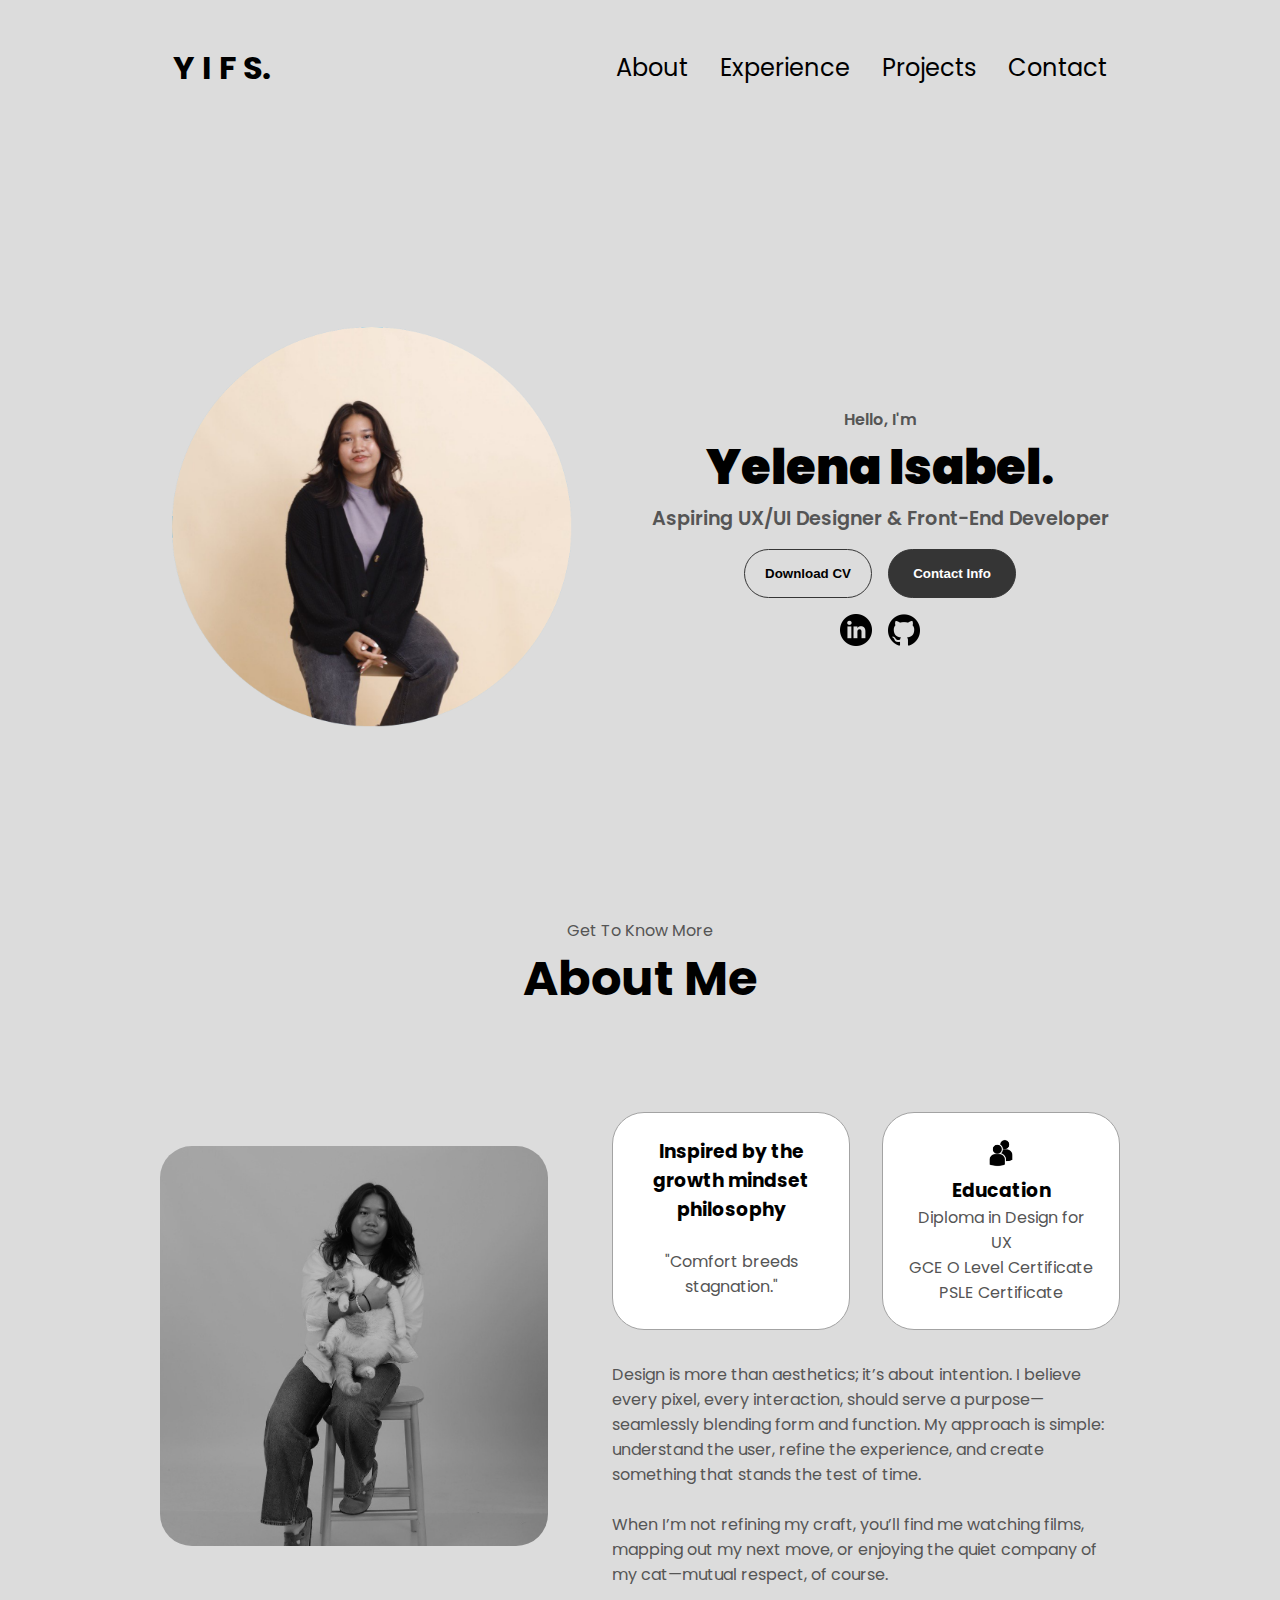
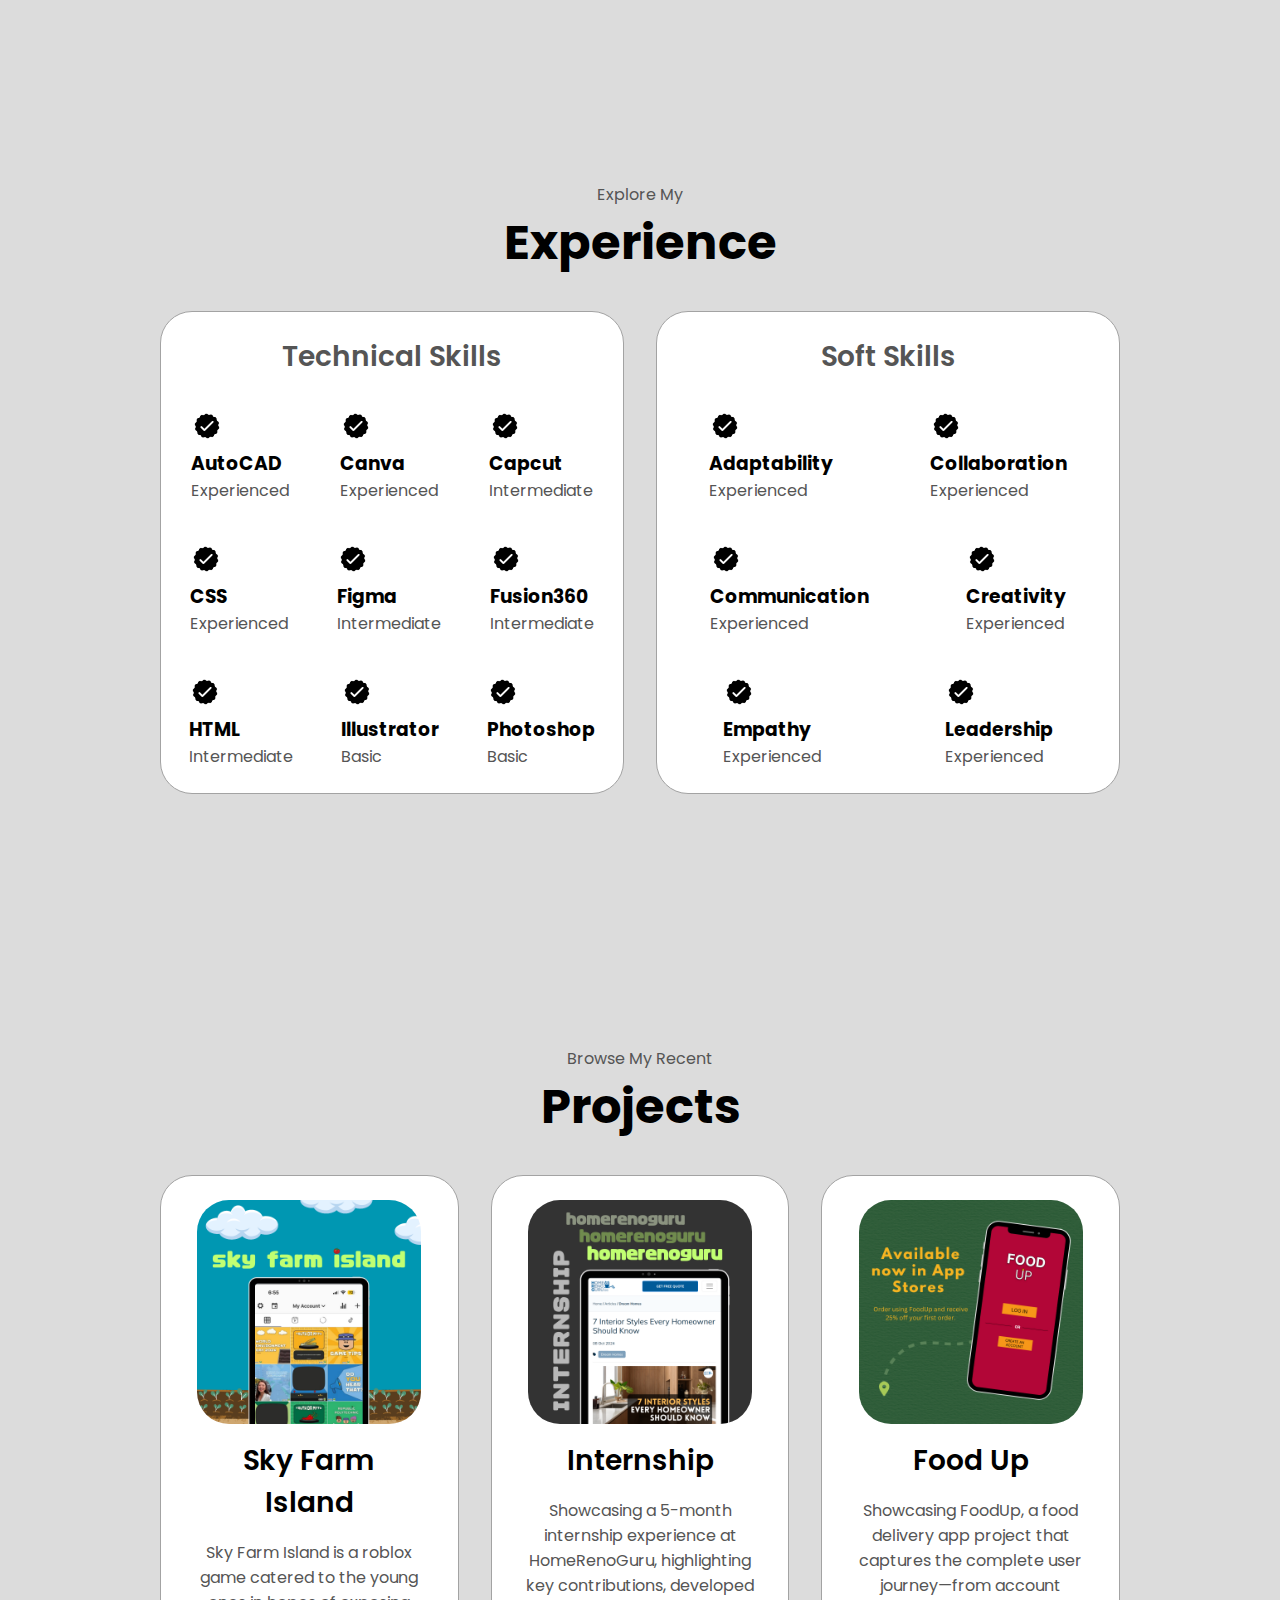
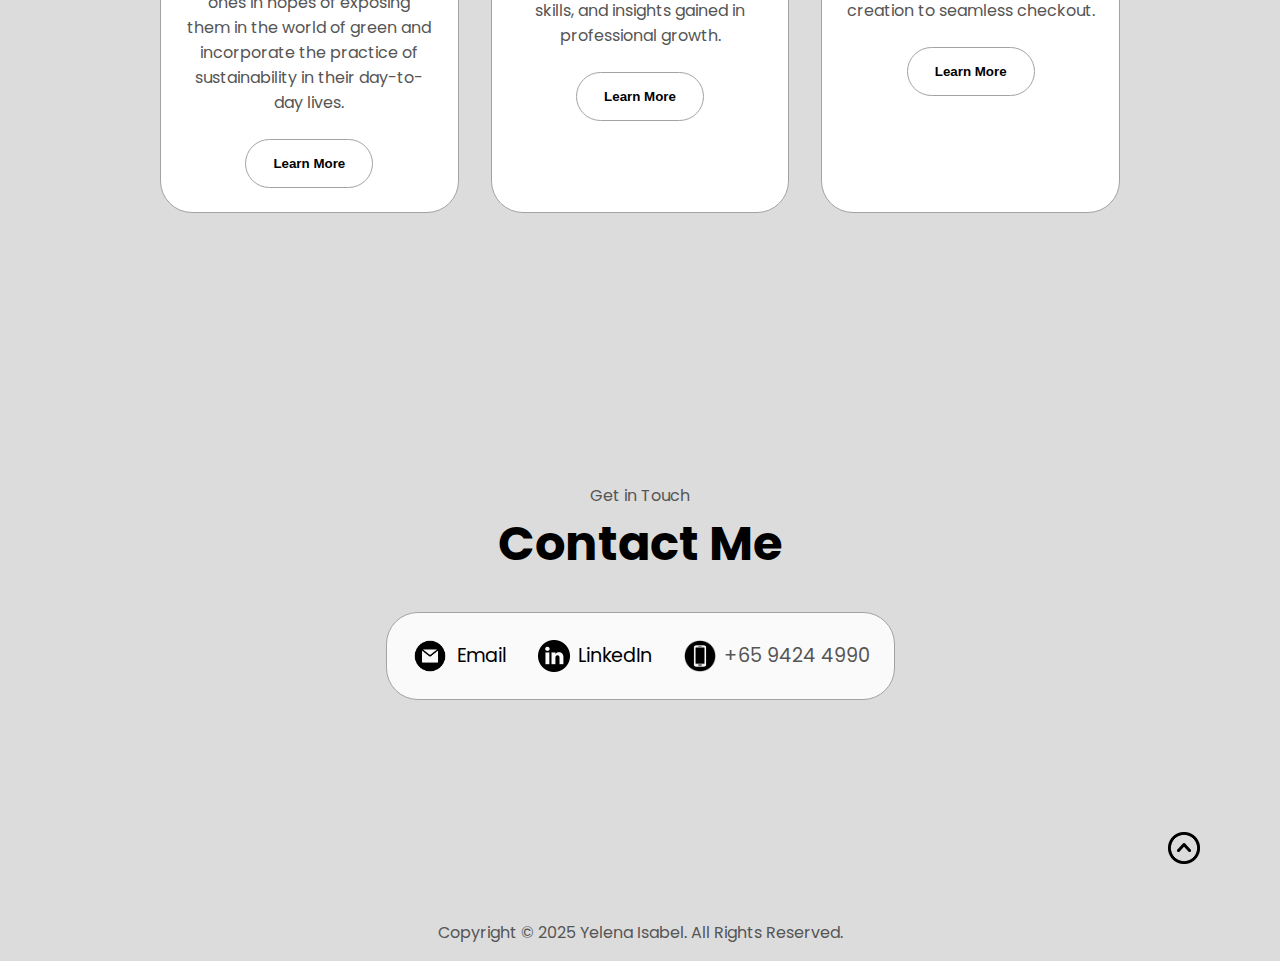
<file: index.html>
<!DOCTYPE html>
<html lang="en">
    <head>
     <meta charset="UTF-8"/>
     <meta http-equiv="X-UA-Compatible" content="IE=edge"/>
     <meta name="viewport" content="width=device-width, initial-scale=1.0"/>
     <title>Yelena Isabel</title>
     <link rel="stylesheet" href="style.css"/>
     <link rel="stylesheet" href="mediaqueries.css"/>
    </head>
    <body>
        <nav id="desktop-nav">
            <div class="logo"><a href="index.html">Y I F S.</a></div>
            <div>
            <ul class="nav-links">
                <li><a href="#about">About</a></li>
                <li><a href="#experience">Experience</a></li>
                <li><a href="#projects">Projects</a></li>
                <li><a href="#contact">Contact</a></li>
            </ul>
         </div>
        </nav>
        <nav id="hamburger-nav">
            <div class="logo">Y I F S.</div>
             <div class="hamburger-menu">
                <div class="hamburger-icon" onclick="toggleMenu()">
                 <span></span>
                 <span></span>
                 <span></span>
             </div>
             <div class="menu-links">
                <li><a href="#about"onclick="toggleMenu()">About</a></li>
                <li><a href="#experience"onclick="toggleMenu()">Experience</a></li>
                <li><a href="#projects"onclick="toggleMenu()">Projects</a></li>
                <li><a href="#contact"onclick="toggleMenu()">Contact</a></li>
             </div>
            </div>
        </nav>
        <section id="profile">
            <div class="section__pic-container">
                <img src="./assets/profile_pic1.png" alt="Isabel Samijon profile picture"/>
            </div>
            <div class="section__text">
                <p class="section__text__p1">Hello, I'm</p>
               <h1 class="title"><strong>Yelena Isabel</strong>.</h1>
               <p class="section__text__p2">Aspiring UX/UI Designer & Front-End Developer</p>
               <div class="btn-container">
                <button class="btn btn-color-2" onclick="window.open('./assets/cv.pdf')"
                >
                Download CV
                </button>

                <button class="btn btn-color-1" onclick="location.href='/#contact'">
                Contact Info
                </button>
               </div>
               <div id="socials-container">
                <img src="./assets/linkedin.png" alt="My LinkedIn Profile"
                class="icon" onclick="location.href='https://www.linkedin.com/in/yelenaisabelsamijon'"/>

                <img src="./assets/github.png" alt="My github Profile"
                class="icon" onclick="location.href='https://github.com/'"
                />
               </div>
            </div>
        </section>
        
        <section id="about">
            <p class="section__text__p1"> Get To Know More</p>
            <h1 class="title">About Me</h1>
            <div class="section-container">
                <div class="section__pic-container"> 
                    <img src="./assets/about-pic.jpg" alt="Profile picture" class="about-pic"
                    />
                </div>
                
            <div class="about-details-container">
                <div class="about-containers">
                    <div class="details-container">
                        <h3>Inspired by the growth mindset philosophy</h3>
                        <p><br>"Comfort breeds stagnation."</p>
                    </div>
                    <div class="details-container">
                        <img src="./assets/education.png" alt="Education icon" class="icon"
                        />
                        <h3>Education</h3>
                        <p>Diploma in Design for UX <br>GCE O Level Certificate<br> PSLE Certificate</p>
                    </div>
                </div>
                <div class="text-container">
                   <p>
                    Design is more than aesthetics; it’s about intention. I believe every pixel, every interaction, should serve a purpose—seamlessly blending form and function. My approach is simple: understand the user, refine the experience, and create something that stands the test of time.
                        
                    </p><br>
                    <p>    
                        When I’m not refining my craft, you’ll find me watching films, mapping out my next move, or enjoying the quiet company of my cat—mutual respect, of course.
                    </p><br>
                </div>
                
            </div>
            
            </div>
            </div>
        </section>

        <section id="experience">
            <p class="section__text__p1">Explore My</p>
            <h1 class="title">Experience</h1>
            <div class="experience-details-container">
                <div class="about-containers">
                    <div class="details-container">
                        <h2 class="experience-sub-title">Technical Skills</h2>
                        <div class="article-container">
                            <article>
                                <img src="./assets//checkmark.png" alt="Experience icon" class="icon"
                                />
                                <div>
                                    <h3>AutoCAD</h3>
                                    <P>Experienced</P>
                                </div>
                            </article>
                            <article>
                                <img src="./assets//checkmark.png" alt="Experience icon" class="icon"
                                />
                                <div>
                                    <h3>Canva</h3>
                                    <P>Experienced</P>
                                </div>
                            </article>
                            <article>
                                <img src="./assets//checkmark.png" alt="Experience icon" class="icon"
                                />
                                <div>
                                    <h3>Capcut</h3>
                                    <P>Intermediate</P>
                                </div>
                            </article>

                            <article>
                                <img src="./assets//checkmark.png" alt="Experience icon" class="icon"
                                />
                                <div>
                                    <h3>CSS</h3>
                                    <P>Experienced</P>
                                </div>
                            </article>

                            <article>
                                <img src="./assets//checkmark.png" alt="Experience icon" class="icon"
                                />
                                <div>
                                    <h3>Figma</h3>
                                    <P>Intermediate</P>
                                </div>
                            </article>

                            <article>
                                <img src="./assets//checkmark.png" alt="Experience icon" class="icon"
                                />
                                <div>
                                    <h3>Fusion360</h3>
                                    <P>Intermediate</P>
                                </div>
                            </article>

                            <article>
                                <img src="./assets//checkmark.png" alt="Experience icon" class="icon"
                                />
                                <div>
                                    <h3>HTML</h3>
                                    <P>Intermediate</P>
                                </div>
                            </article>

                            <article>
                                <img src="./assets//checkmark.png" alt="Experience icon" class="icon"
                                />
                                <div>
                                    <h3>Illustrator</h3>
                                    <P>Basic</P>
                                </div>
                            </article>

                            <article>
                                <img src="./assets//checkmark.png" alt="Experience icon" class="icon"
                                />
                                <div>
                                    <h3>Photoshop</h3>
                                    <P>Basic</P>
                                </div>
                            </article>

                            

                        </div>
                    </div>
                    <div class="details-container">
                        <h2 class="experience-sub-title">Soft Skills</h2>
                        <div class="article-container">
                            <article>
                                <img src="./assets//checkmark.png" alt="Experience icon" class="icon"
                                />
                                <div>
                                    <h3>Adaptability</h3>
                                    <P>Experienced</P>
                                </div>
                            </article>
                            <article>
                                <img src="./assets//checkmark.png" alt="Experience icon" class="icon"
                                />
                                <div>
                                    <h3>Collaboration</h3>
                                    <P>Experienced</P>
                                </div>
                            </article>
                            <article>
                                <img src="./assets//checkmark.png" alt="Experience icon" class="icon"
                                />
                                <div>
                                    <h3>Communication</h3>
                                    <p>Experienced</p>
                                </div>
                            </article>
                            <article>
                                <img src="./assets//checkmark.png" alt="Experience icon" class="icon"
                                />
                                <div>
                                    <h3>Creativity</h3>
                                    <p>Experienced</p>
                                </div>
                            </article>
                            <article>
                                <img src="./assets//checkmark.png" alt="Experience icon" class="icon"
                                />
                                <div>
                                    <h3>Empathy</h3>
                                    <P>Experienced</P>
                                </div>
                            </article>
                            <article>
                                <img src="./assets//checkmark.png" alt="Experience icon" class="icon"
                                />
                                <div>
                                    <h3>Leadership</h3>
                                    <P>Experienced</P>
                                </div>
                            </article>
                          
                        </div>
                    </div>


                
                        </div>
                    </div>
                </div>
            </div>
        </section>
        
        <section id="projects">
            <p class="section__text__p1">Browse My Recent</p>
            <h1 class="title">Projects</h1>
            <div class="experience-details-container">
                <div class="about-containers">
                <div class="details-container color container">
                    <div class="article-container">
                        <img src="./assets/project-1.png" alt="Project 1" class="project-img"/>
                    </div>
                    <h2 class="experience-sub-title project-title">Sky Farm Island</h2>
                    <p class="project-text-container">
                        Sky Farm Island is a roblox game catered to the young ones in hopes of exposing them in the world of green and incorporate the practice of sustainability in their day-to-day lives.
                        </p>
                    <div class="btn-container">
                        <button class="btn btn-color-2 project-btn" onclick="location.href='fyp.html'">Learn More</button>
                    </div>
                </div>

                <div class="details-container color container">
                    <div class="article-container">
                        <img src="./assets/project-3.png" alt="Project 3" class="project-img"/>
                    </div>
                    <h2 class="experience-sub-title project-title">Internship</h2>
                    <p class="project-text-container">
                        Showcasing a 5-month internship experience at HomeRenoGuru, highlighting key contributions, developed skills, and insights gained in professional growth.
                    </p>
                    <div class="btn-container">
                        <button class="btn btn-color-2 project-btn" onclick="location.href='internship.html'">Learn More</button>
                    </div>
                </div>

                <div class="details-container color container">
                    <div class="article-container">
                        <img src="./assets/project-2.png" alt="Project 2" class="project-img"/>
                    </div>
                    <h2 class="experience-sub-title project-title">Food Up</h2>
                    <p class="project-text-container">
                        Showcasing FoodUp, a food delivery app project that captures the complete user journey—from account creation to seamless checkout.
                    </p>
                    <div class="btn-container">
                        <button class="btn btn-color-2 project-btn" onclick="location.href='foodup.html'">Learn More</button>
                    </div>
                </div>

             </div>
            </div>

        </section>
        <section id=contact>
            <p class="section__text__p1">Get in Touch</p>
            <h1 class="title">Contact Me</h1>
            <div class="contact-info-upper-container">
                <div class="contact-info-container">
                    <img src="./assets/email.png" alt="Email icon" class="icon contact-icon" style="height: 38px; width: 38px;"/>
                    <p><a href=mailto:yelenasamijon@gmail.com>Email</a></p>
                </div>
                <div class="contact-info-container">
                    <img src="./assets/linkedin.png" alt="Linkedin icon" class="icon contact-icon"/> 
                    <p><a href="https://www.linkedin.com/in/yelenaisabelsamijon">LinkedIn</a></p>
                </div>
                <div class="contact-info-container">
                    <img src="./assets/phone.png" alt="Phone icon" class="icon contact-icon"/> 
                    <p><a href="https://www.linkedin.com/in/yelenaisabelsamijon"></a>+65 9424 4990</p>
                </div>
            </div>
            <img src="./assets/arrow-down.png" alt="Arrow icon" class="icon arrow" onclick="location.href='./#desktop-nav'"/>
        </section>
        <footer>
            <p> Copyright &#169; 2025 Yelena Isabel. All Rights Reserved.</p>
        </footer>
     <script src="script.js"></script>
    </body>
</html>
</file>
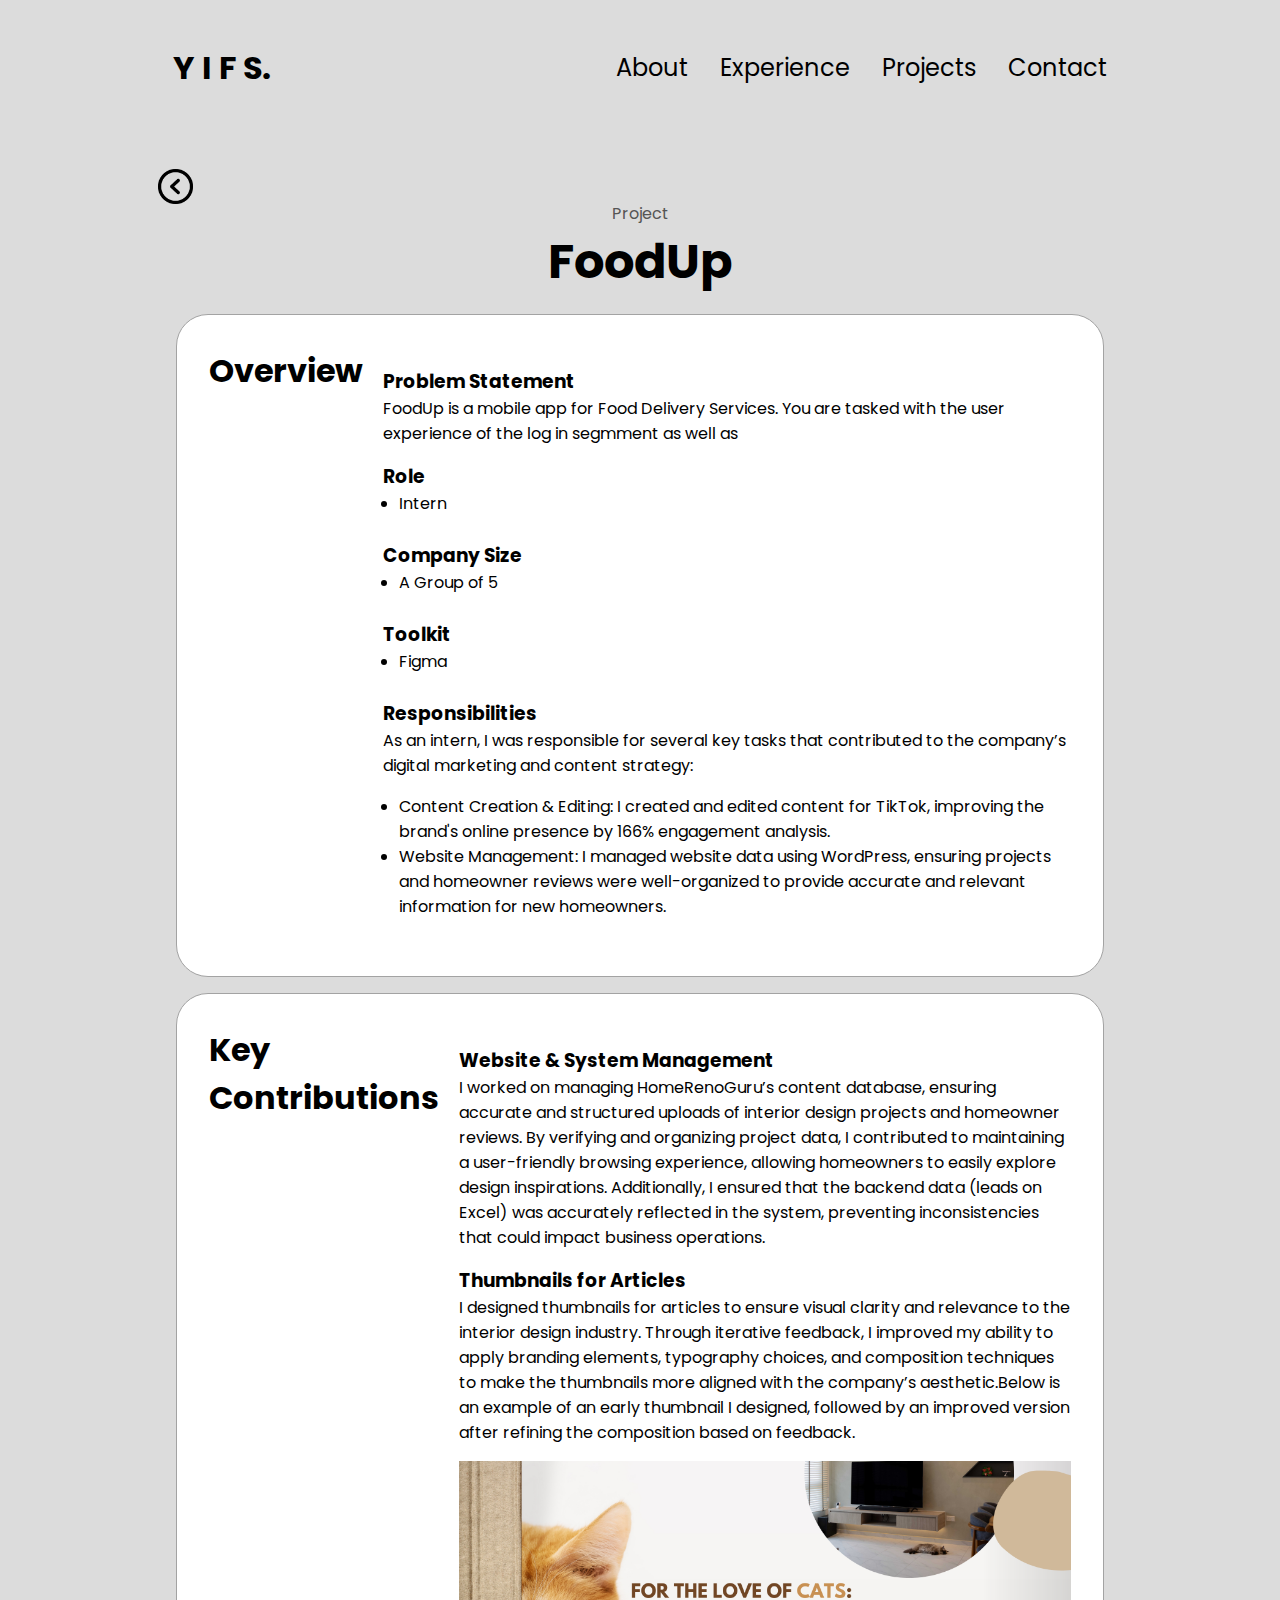
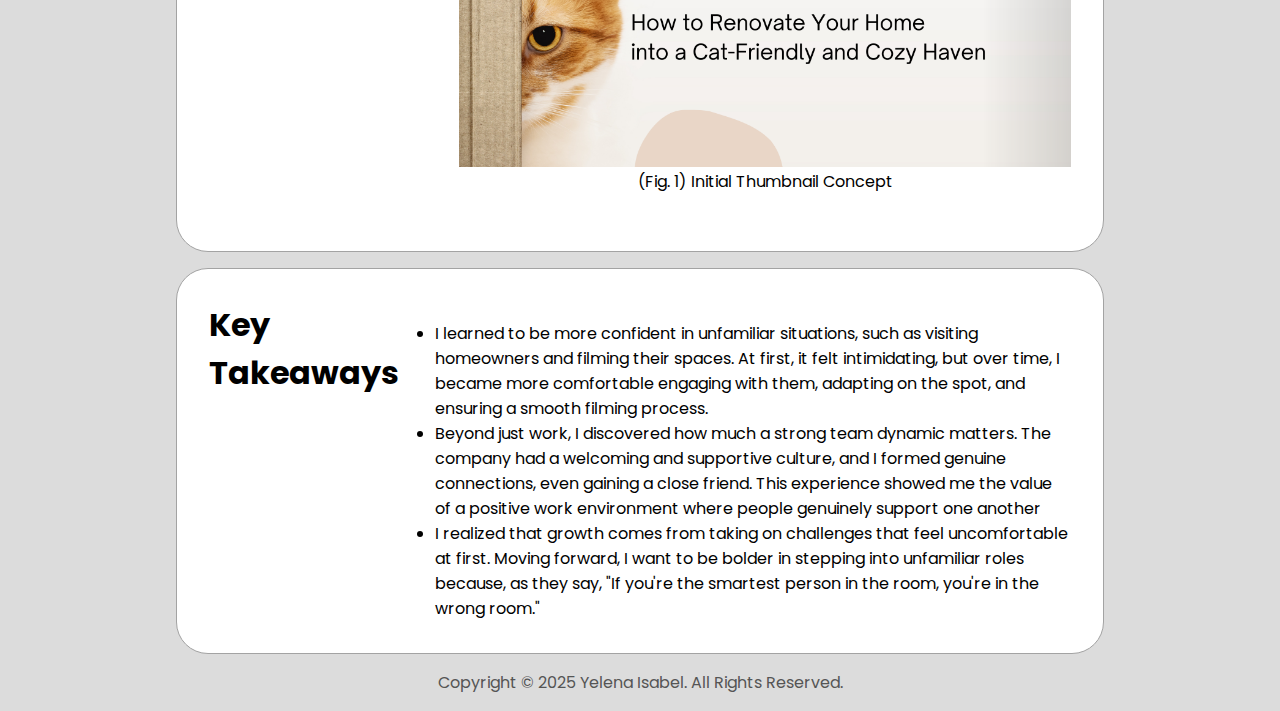
<file: foodup.html>
<!DOCTYPE html>
<html lang="en">
    <head>
        <meta charset="UTF-8"/>
        <meta http-equiv="X-UA-Compatible" content="IE=edge"/>
        <meta name="viewport" content="width=device-width, initial-scale=1.0"/>
        <title>Yelena Isabel</title>
        <link rel="stylesheet" href="style.css"/>
        <link rel="stylesheet" href="mediaqueries.css"/>
    </head>
    <body>
        <nav id="desktop-nav">
            <div class="logo"><a href="index.html">Y I F S.</a></div>
            <div>
            <ul class="nav-links">
                <li><a href="#about" onclick="location.href='index.html#about'">About</a></li>
                <li><a href="#experience" onclick="location.href='index.html#experience'">Experience</a></li>
                <li><a href="#projects" onclick="location.href='index.html#projects'">Projects</a></li>
                <li><a href="#contact" onclick="location.href='index.html#contact'">Contact</a></li>
            </ul>
         </div>
        </nav>

        <nav id="hamburger-nav">
            <div class="logo">Y I F S.</div>
             <div class="hamburger-menu">
                <div class="hamburger-icon" onclick="toggleMenu()">
                 <span></span>
                 <span></span>
                 <span></span>
             </div>
             <div class="menu-links">
                <li><a href="#about"onclick="location.href='index.html#about'">About</a></li>
                <li><a href="#experience"onclick="location.href='index.html#experience'">Experience</a></li>
                <li><a href="#projects"onclick="location.href='index.html#projects'">Projects</a></li>
                <li><a href="#contact"onclick="location.href='index.html#contact'">Contact</a></li>
             </div>
            </div>
        </nav>
        
        <section id="internship"> <!--this is the main box of the internship page -->
         <div class="icon-back"><!--this is the 'back arrow' to go to previous page-->
            <img src="./assets/arrow-back.png" alt="Back to Projects" class="icon-arrow" onclick="location.href='./#projects'"/>
         </div>

         <p class="section__text__p1">Project</p>
         <h1 class="title">FoodUp</h1>
         <div class="internship-container">

            <div class="internship-details-container"> <!--this is the OVERVIEW container of the internship page -->
                <h1 class="internship-overview-container">Overview</h1>
                <div class="overview-container">
                    <div class="normal">
                        <h3>Problem Statement</h3>
                        <p>FoodUp is a mobile app for Food Delivery Services. You are tasked with the user experience of the log in segmment as well as 
                        
                        <h3>Role</h3>
                        <ul>
                            <li>Intern</li>
                        </ul><br>
                        
                        <h3>Company Size</h3>
                        <ul>
                            <li>A Group of 5</li>
                        </ul><br>

                        <h3>Toolkit</h3>
                        <ul>
                            <li>Figma</li>
                        </ul><br>

                        <h3>Responsibilities</h3>
                        <p>As an intern, I was responsible for several key tasks that contributed to the company’s digital marketing and content strategy:</p>
                        <ul>
                            <li>Content Creation & Editing: I created and edited content for TikTok, improving the brand's online presence by 166% engagement analysis.</li>
                            <li>Website Management: I managed website data using WordPress, ensuring projects and homeowner reviews were well-organized to provide accurate and relevant information for new homeowners.</li>
                        </ul><br>
            
                    </div>
                </div>
            </div>
            <div class="internship-details-container"> <!--this is the Key Contributions container of the internship page -->
                <h1 class="internship-overview-container">Key Contributions</h1>
                <div class="overview-container">
                    <div class="normal">
                        <h3>Website & System Management</h3>
                        <p>I worked on managing HomeRenoGuru’s content database, ensuring accurate and structured uploads of interior design projects and homeowner reviews. By verifying and organizing project data, I contributed to maintaining a user-friendly browsing experience, allowing homeowners to easily explore design inspirations. Additionally, I ensured that the backend data (leads on Excel) was accurately reflected in the system, preventing inconsistencies that could impact business operations.</p>

                        <h3>Thumbnails for Articles</h3>
                        <p>I designed thumbnails for articles to ensure visual clarity and relevance to the interior design industry. Through iterative feedback, I improved my ability to apply branding elements, typography choices, and composition techniques to make the thumbnails more aligned with the company’s aesthetic.Below is an example of an early thumbnail I designed, followed by an improved version after refining the composition based on feedback.</p> 
                        <div class="my-projects-img">
                            <img src="./assets/thumbnail-one.png" alt="Thumbnail image">
                            <caption class="caption-project-text">(Fig. 1) Initial Thumbnail Concept</caption>
                        </div><br>
                       
                    </div>
                </div>
            </div>

            <div class="fyp-details-container"> <!--KEY TAKEAWAYS-->
                <h1 class="ux-design-container">Key Takeaways</h1>
                <div class="ux-research-container">
                    <ul>
                        <li> I learned to be more confident in unfamiliar situations, such as visiting homeowners and filming their spaces. At first, it felt intimidating, but over time, I became more comfortable engaging with them, adapting on the spot, and ensuring a smooth filming process.</li>

                        <li>Beyond just work, I discovered how much a strong team dynamic matters. The company had a welcoming and supportive culture, and I formed genuine connections, even gaining a close friend. This experience showed me the value of a positive work environment where people genuinely support one another</li>

                        <li>I realized that growth comes from taking on challenges that feel uncomfortable at first. Moving forward, I want to be bolder in stepping into unfamiliar roles because, as they say, "If you're the smartest person in the room, you're in the wrong room."</li>

                    </ul>
                </div>
            </div>

         </div>
        </section>

        <footer>
            <p> Copyright &#169; 2025 Yelena Isabel. All Rights Reserved.</p>
        </footer>
        <script src="script.js"></script>
    </body>

</html>
</file>
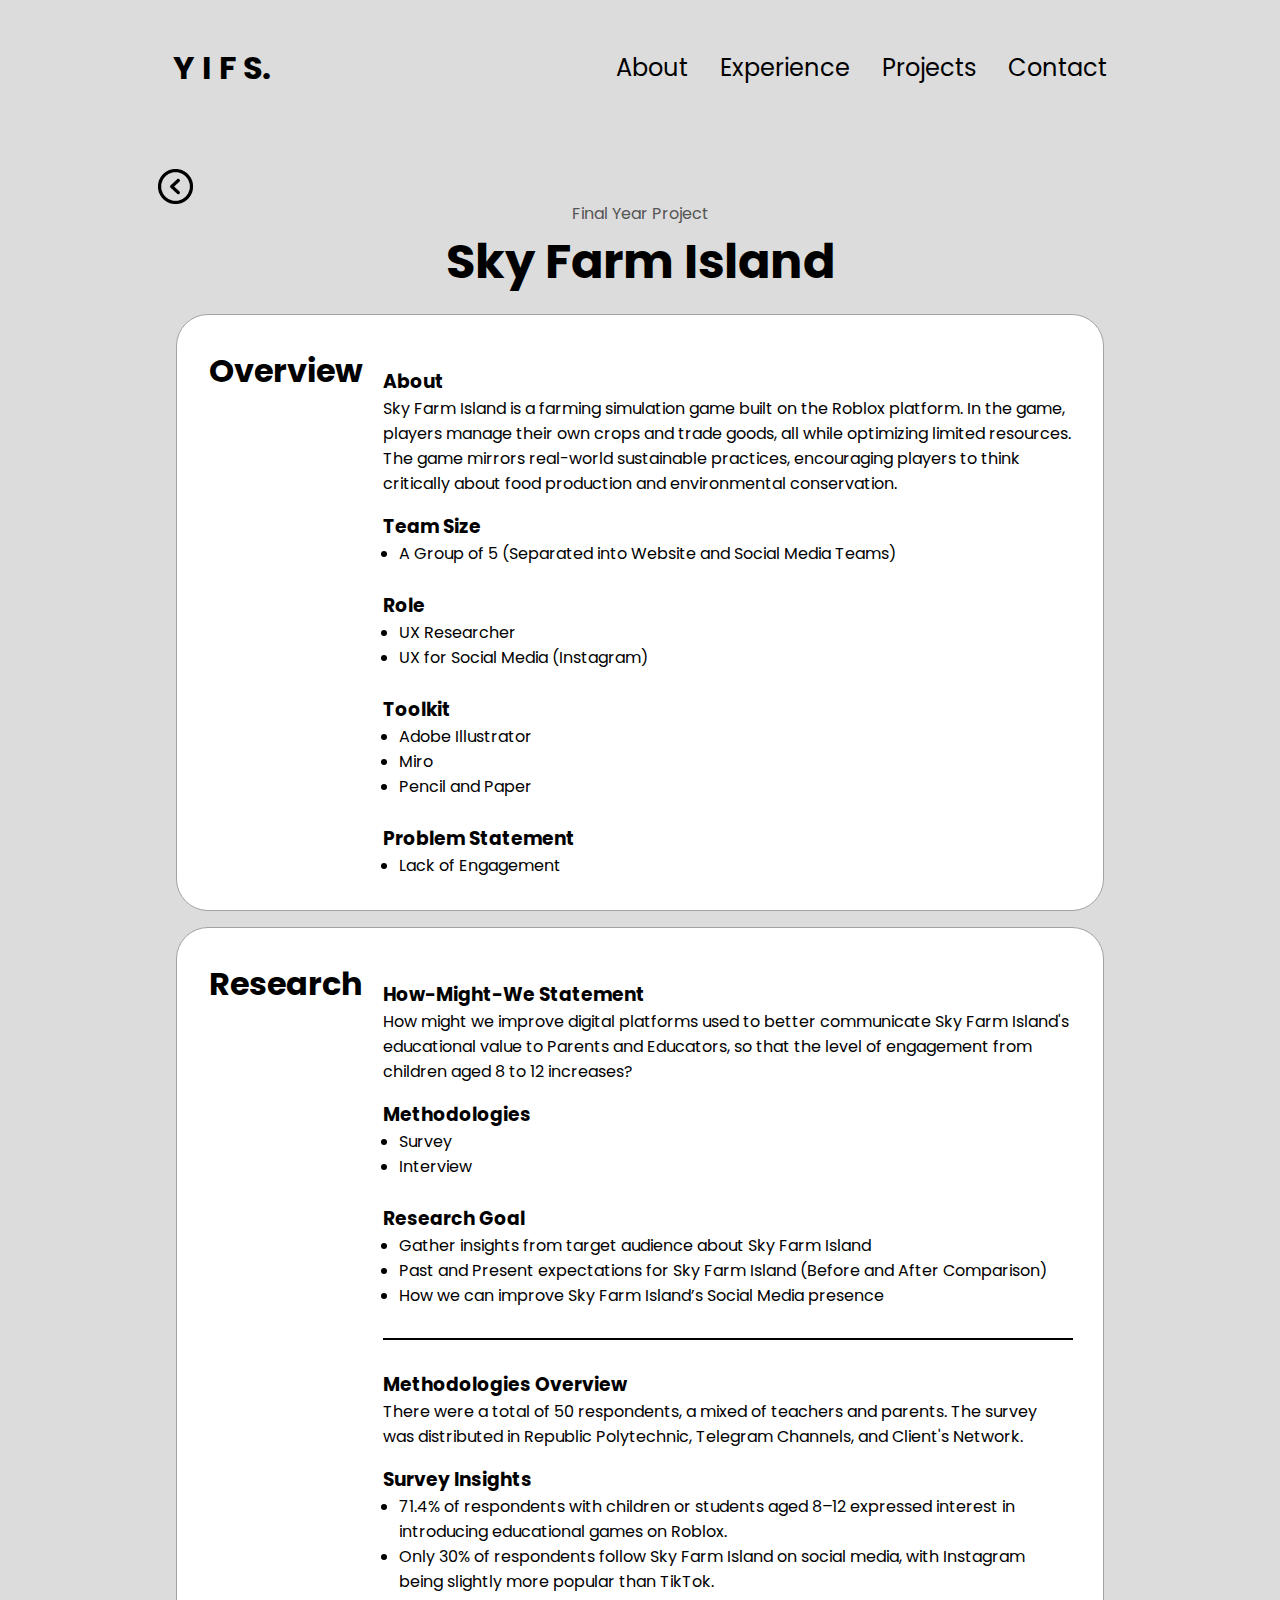
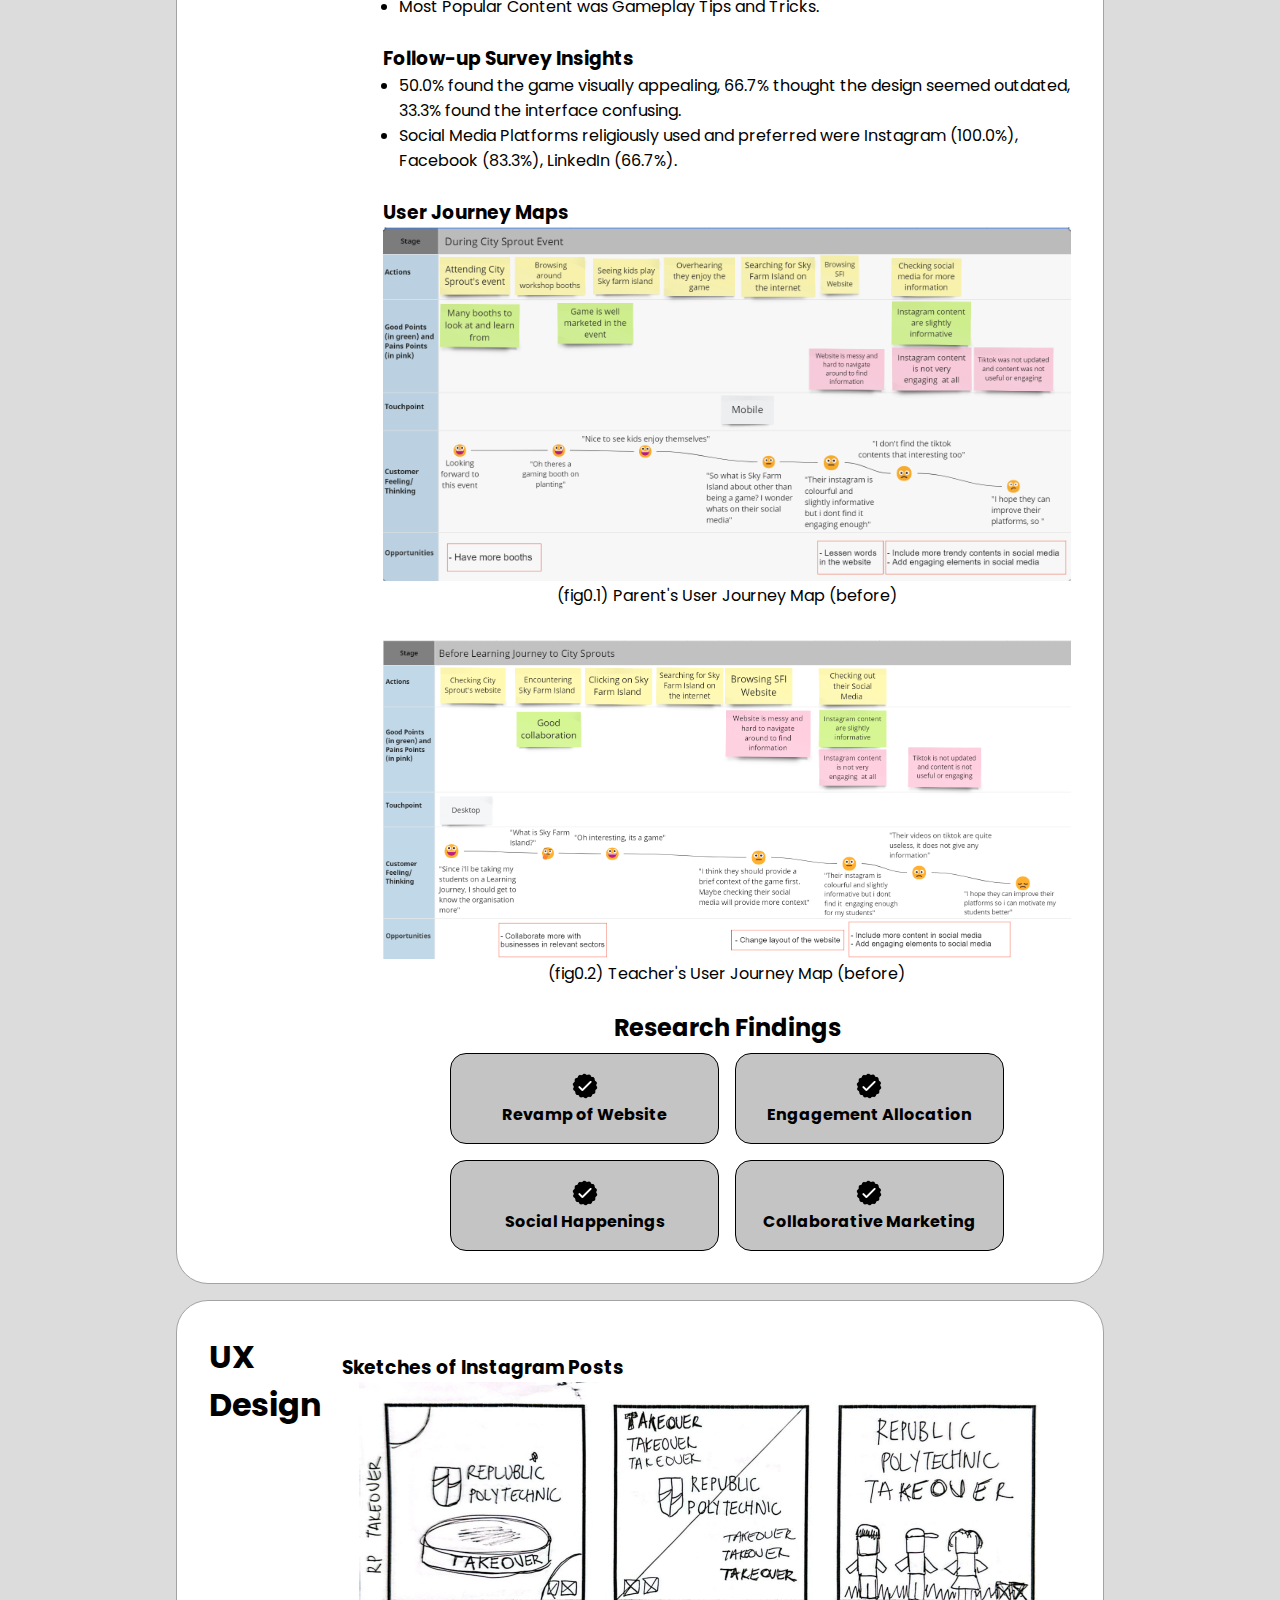
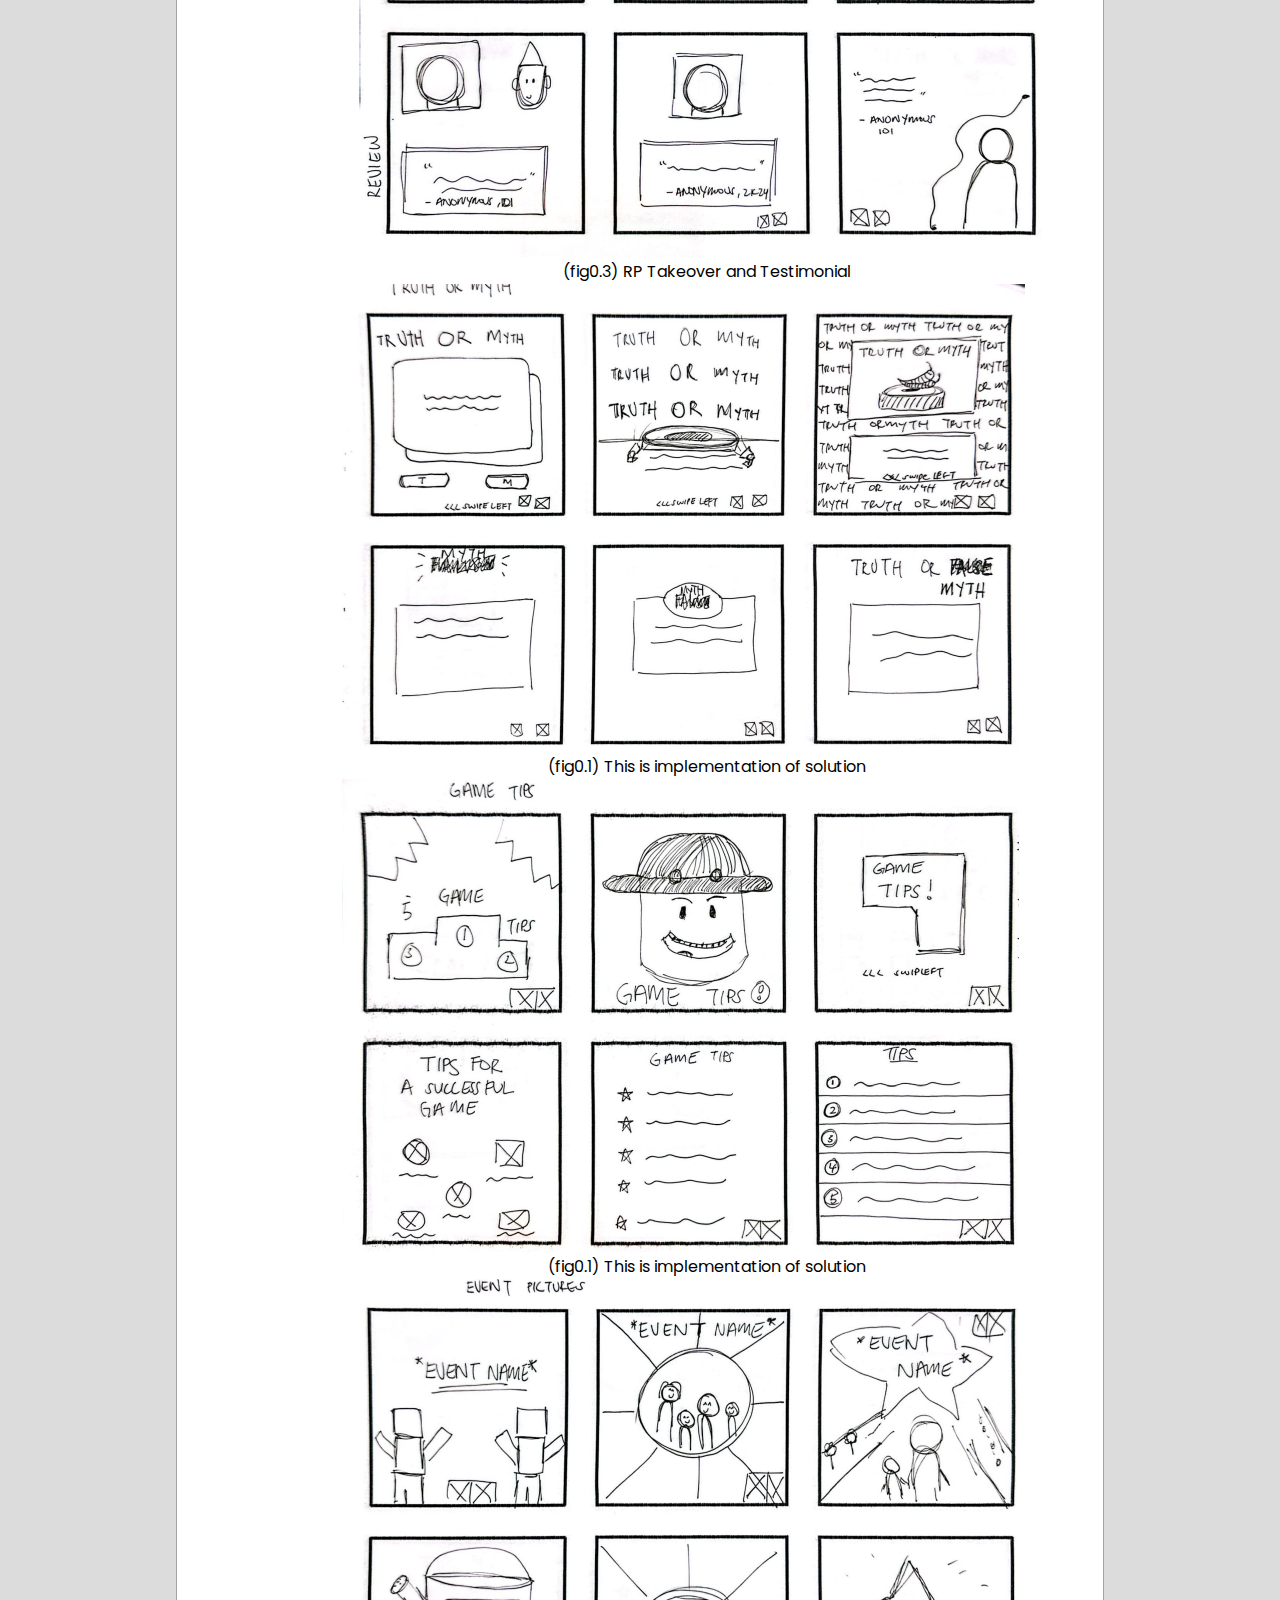
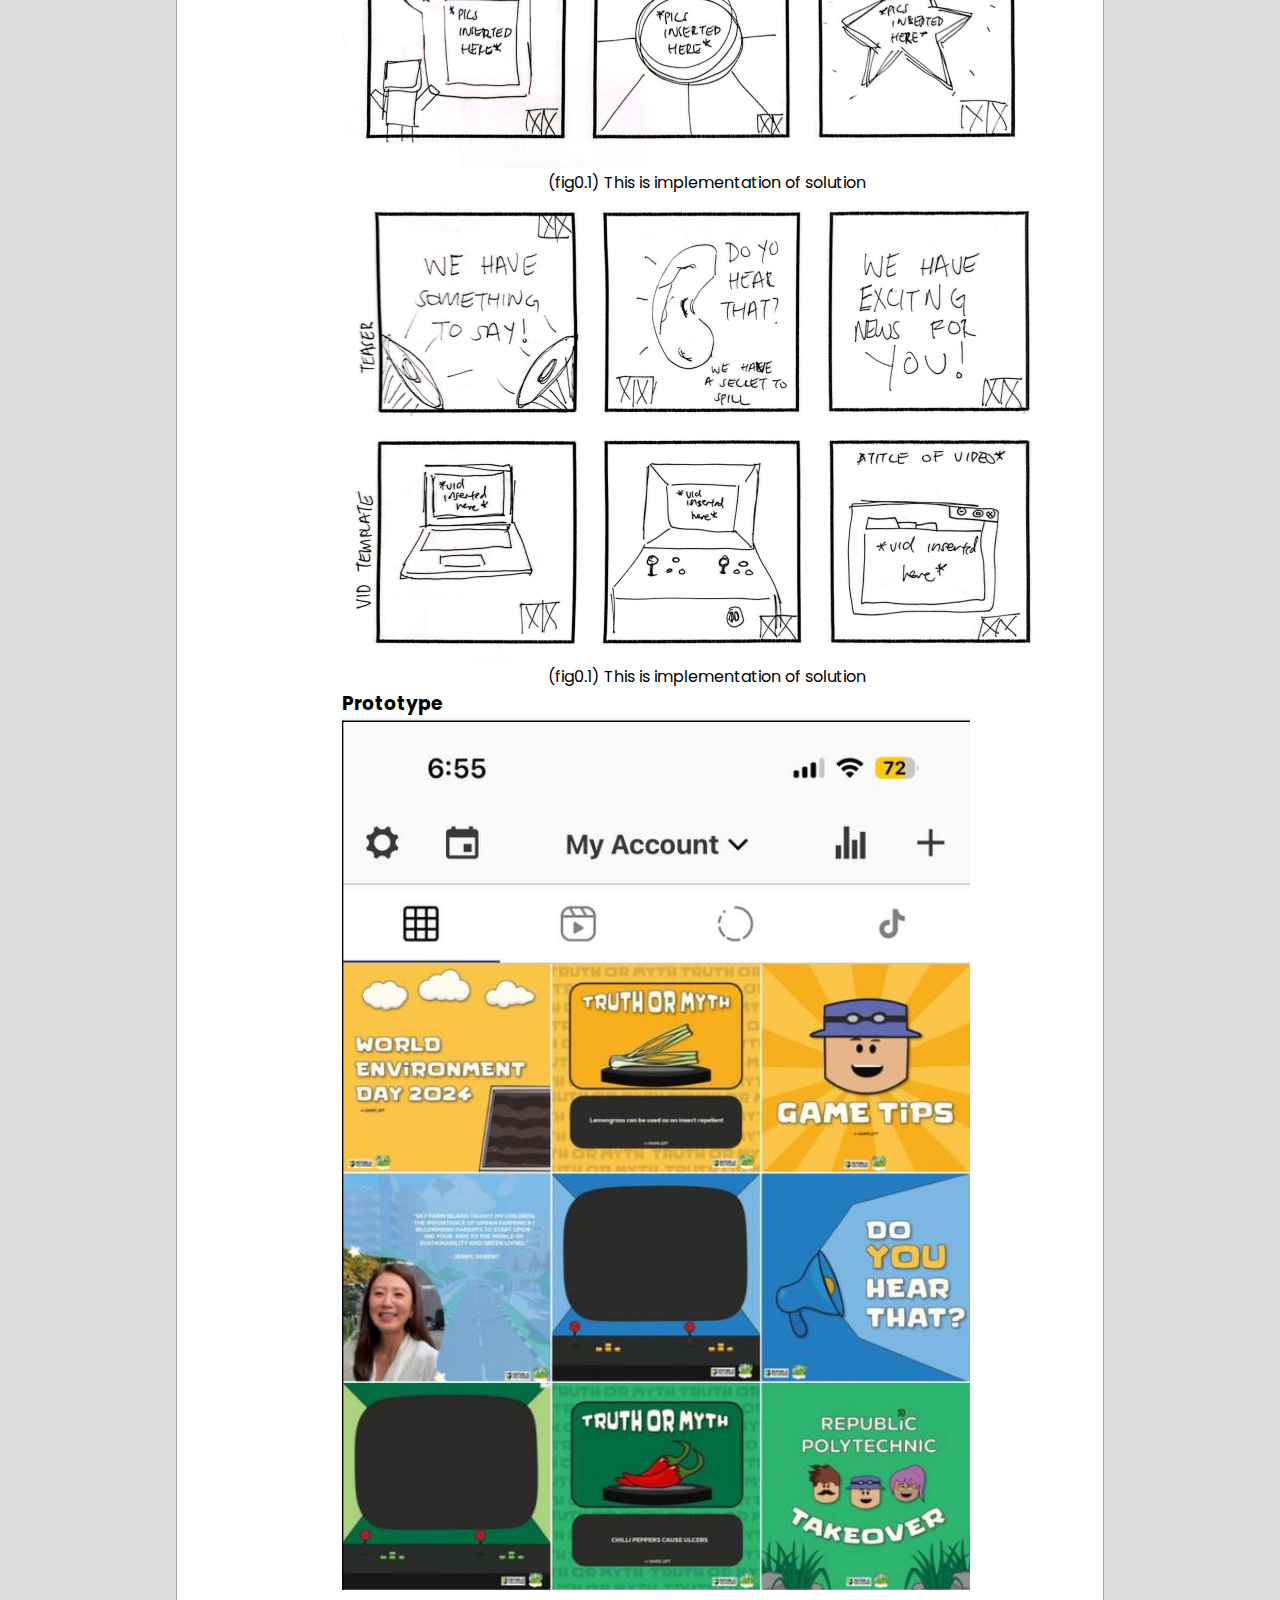
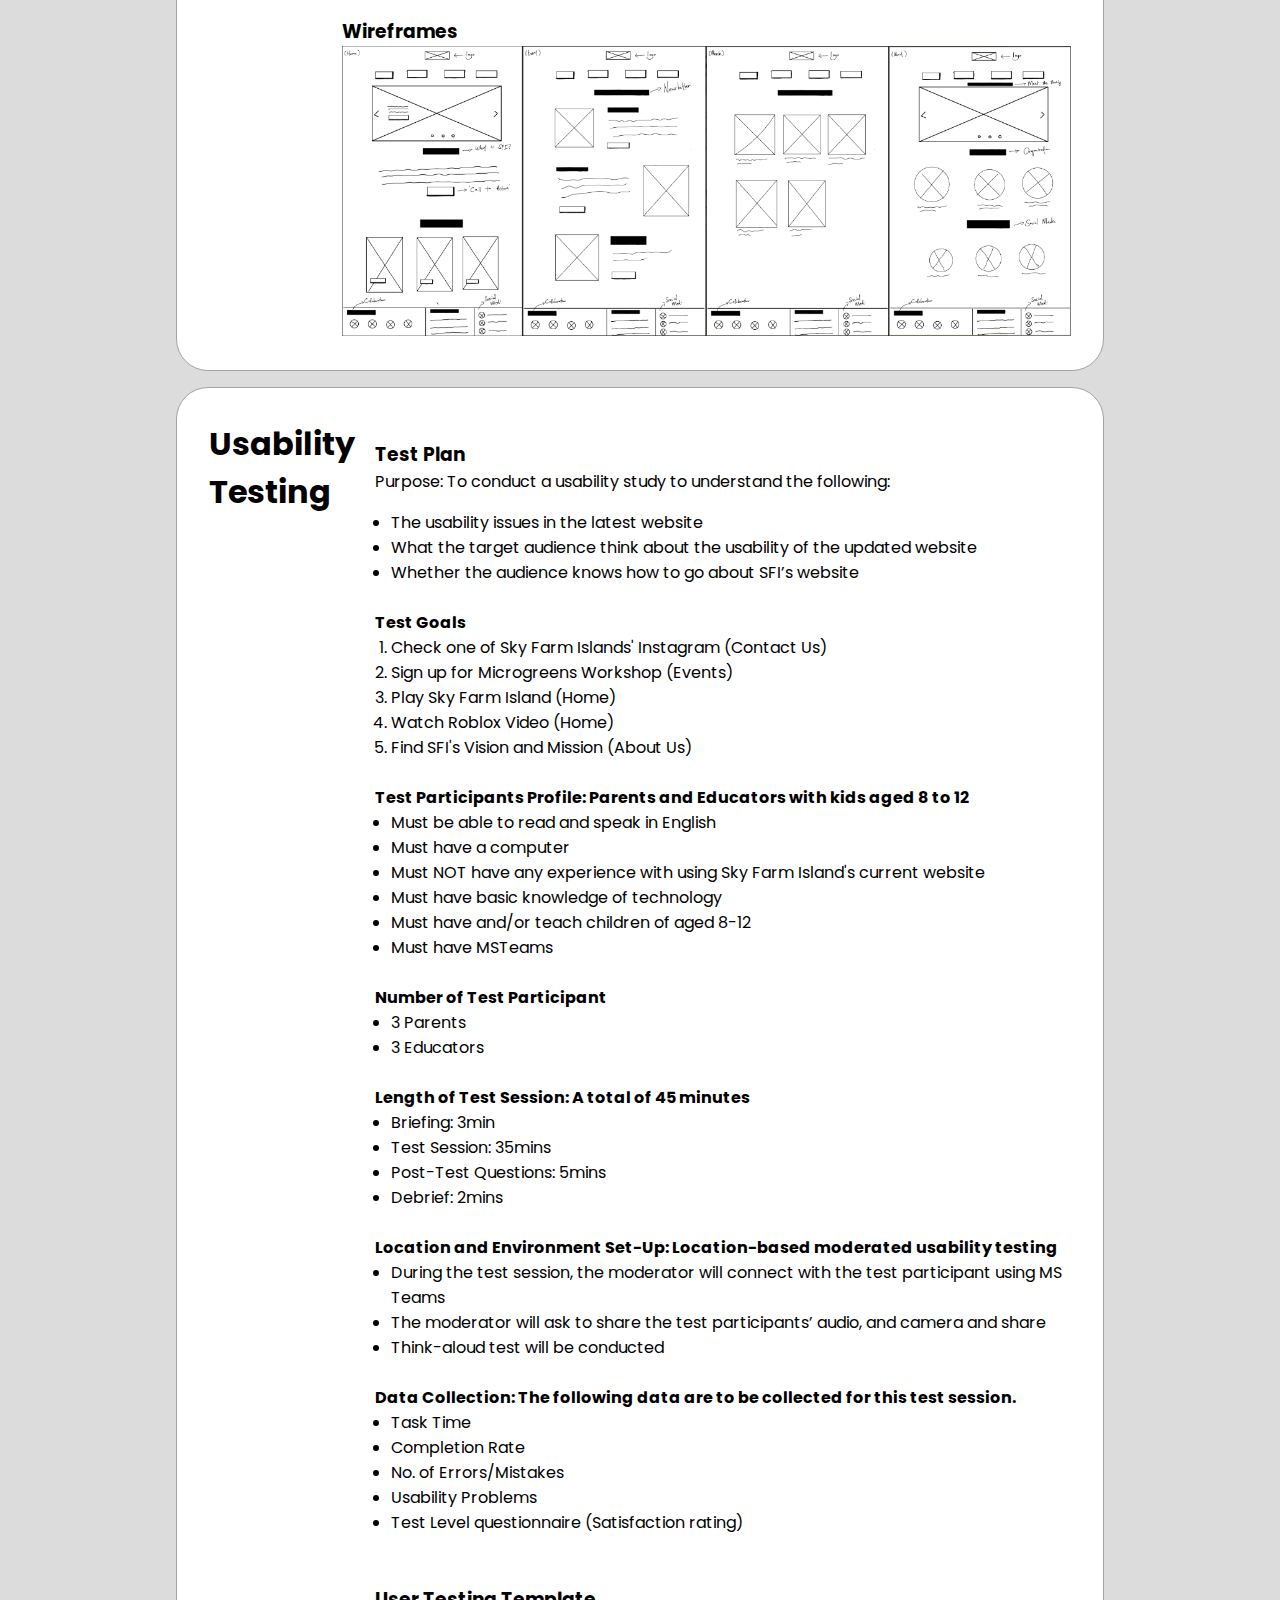
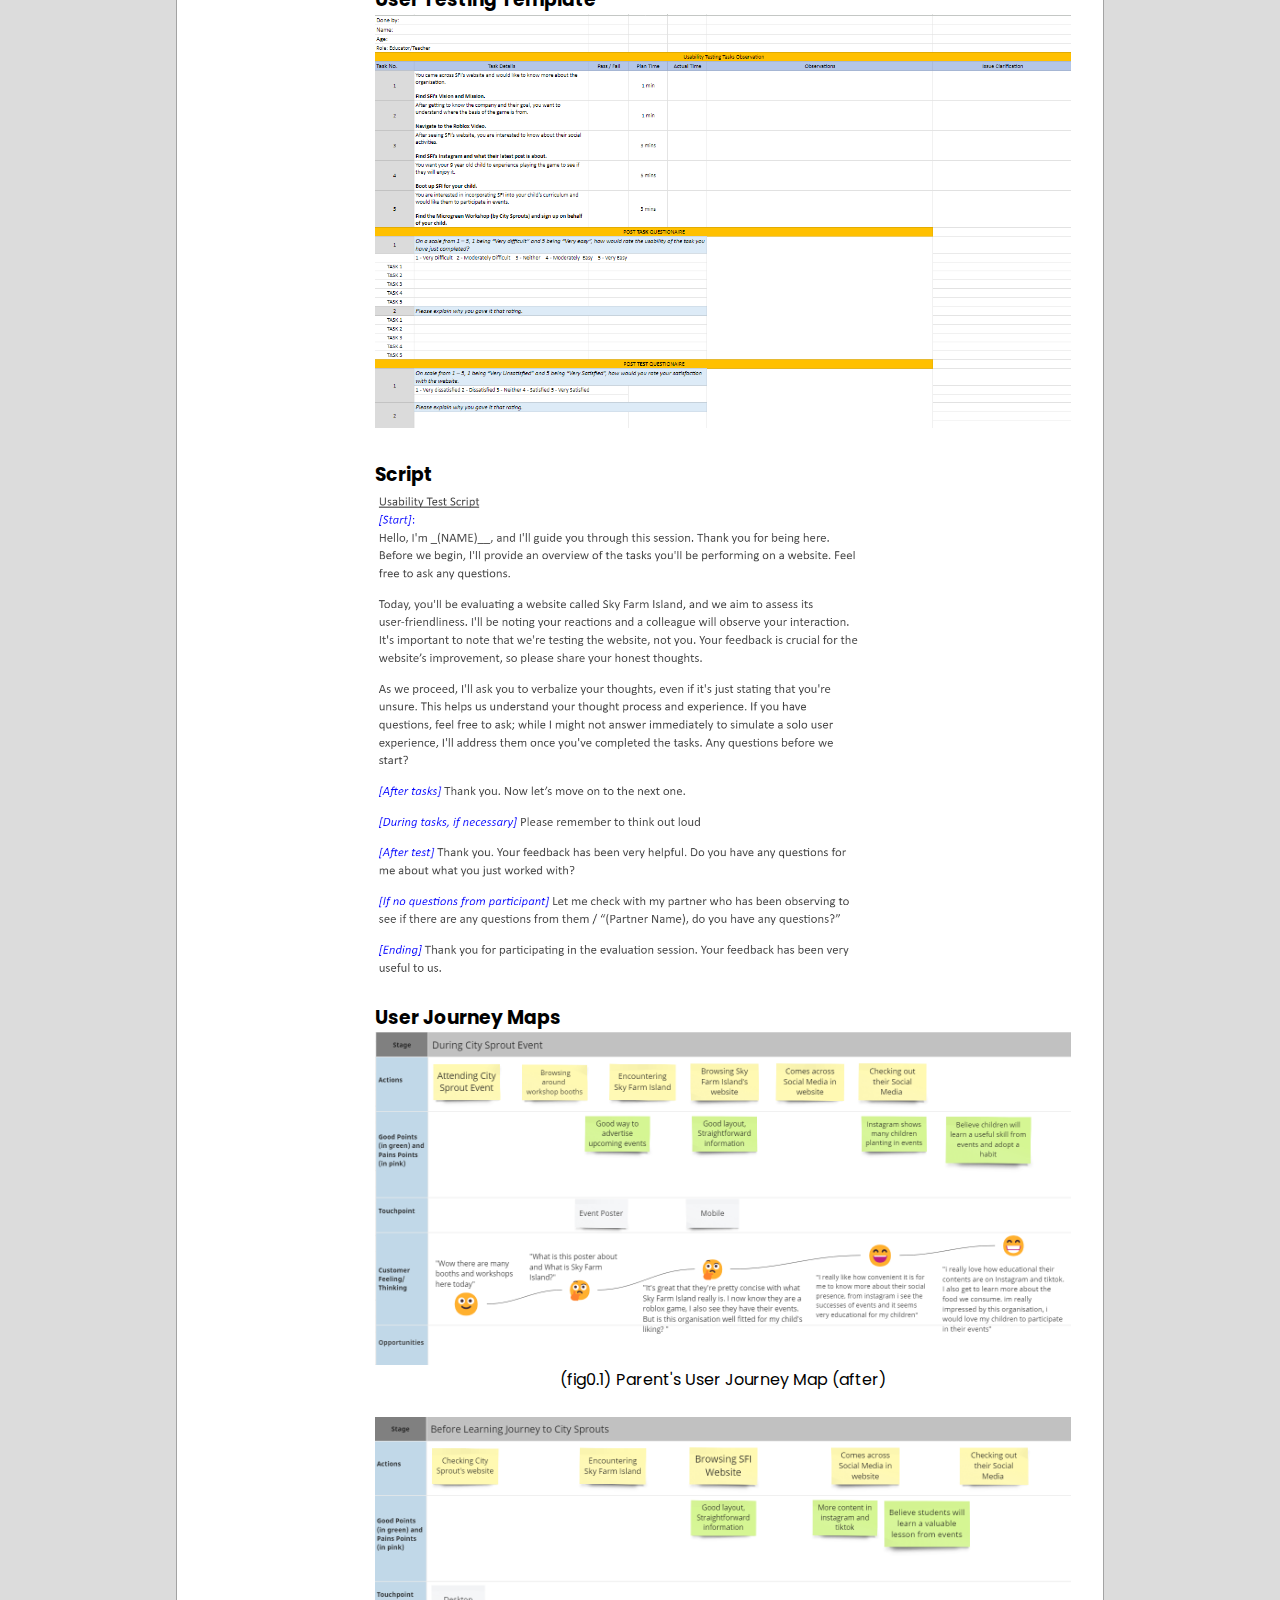
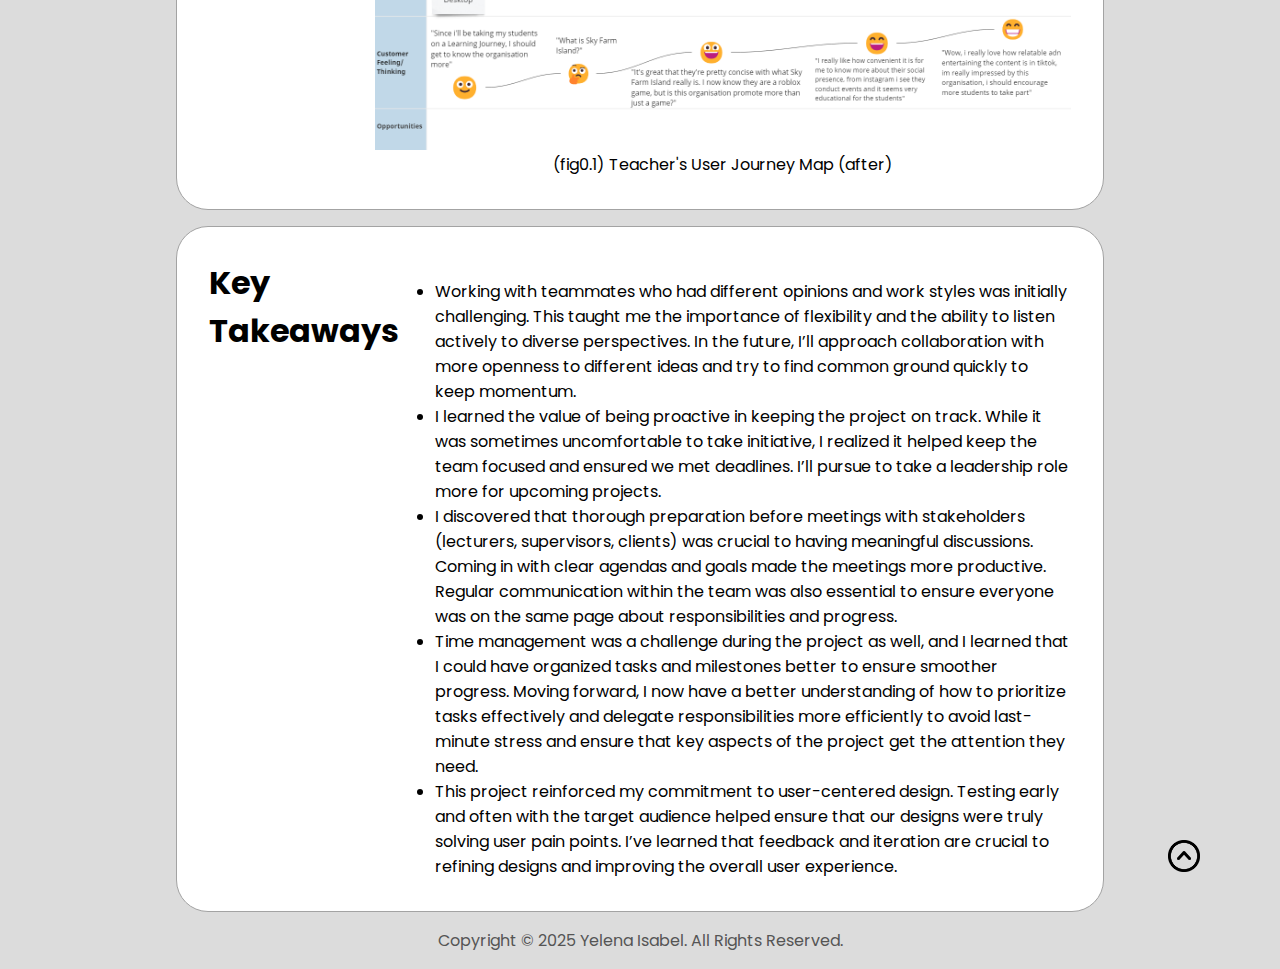
<file: fyp.html>
<!DOCTYPE html>
<html lang="en">
    <head>
     <meta charset="UTF-8"/>
     <meta http-equiv="X-UA-Compatible" content="IE=edge"/>
     <meta name="viewport" content="width=device-width, initial-scale=1.0"/>
     <title>Yelena Isabel</title>
     <link rel="stylesheet" href="style.css"/>
     <link rel="stylesheet" href="mediaqueries.css"/>
    </head>
    <body>
        <nav id="desktop-nav">
            <div class="logo"><a href="index.html">Y I F S.</a></div>
            <div>
            <ul class="nav-links">
                <li><a href="#about" onclick="location.href='index.html#about'">About</a></li>
                <li><a href="#experience" onclick="location.href='index.html#experience'">Experience</a></li>
                <li><a href="#projects" onclick="location.href='index.html#projects'">Projects</a></li>
                <li><a href="#contact" onclick="location.href='index.html#contact'">Contact</a></li>
            </ul>
         </div>
        </nav>

        <nav id="hamburger-nav">
            <div class="logo">Y I F S.</div>
             <div class="hamburger-menu">
                <div class="hamburger-icon" onclick="toggleMenu()">
                 <span></span>
                 <span></span>
                 <span></span>
             </div>
             <div class="menu-links">
                <li><a href="#about"onclick="location.href='index.html#about'">About</a></li>
                <li><a href="#experience"onclick="location.href='index.html#experience'">Experience</a></li>
                <li><a href="#projects"onclick="location.href='index.html#projects'">Projects</a></li>
                <li><a href="#contact"onclick="location.href='index.html#contact'">Contact</a></li>
             </div>
            </div>
        </nav>

        <section id="fyp"> <!--this is the main box of the fyp page -->
            <div class="icon-back">
                <img src="./assets/arrow-back.png" alt="Back to Projects" class="icon-arrow" onclick="location.href='./#projects'"/>
            </div>
            
            <p class="section__text__p1"> Final Year Project</p>
            <h1 class="title">Sky Farm Island</h1>

            <div class="fyp-container">
            <div class="fyp-details-container"> <!--OVERVIEW-->
                <h1 class="fyp-overview-container">Overview</h1>
                <div class="overview-container">
                    <div class="normal">
                        <h3>About</h3>
                        <p>Sky Farm Island is a farming simulation game built on the Roblox platform. In the game, players manage their own crops and trade goods, all while optimizing limited resources. The game mirrors real-world sustainable practices, encouraging players to think critically about food production and environmental conservation.</p>
                    
                        <h3>Team Size</h3>
                        <ul>
                            <li>A Group of 5 (Separated into Website and Social Media Teams)</li>
                        </ul><br>
                    
                     <h3>Role</h3>
                        <ul>
                            <li>UX Researcher</li>
                            <li>UX for Social Media (Instagram)</li>
                        </ul><br>

                        <h3>Toolkit</h3>
                        <ul>
                            <li>Adobe Illustrator</li>
                            <li>Miro</li> 
                            <li>Pencil and Paper </li>
                        </ul><br>

                        <h3>Problem Statement</h3>
                        <ul>
                            <li>Lack of Engagement</li>
                        </ul>
                    </div>
                </div>
            </div>
            
               
            <div class="fyp-details-container"> <!--RESEARCH-->
                <h1 class="research-container">Research</h1>
                <div class="ux-research-container">
                    <div class="normal">
                    <h3>How-Might-We Statement</h3>
                    <p>How might we improve digital platforms used to better communicate Sky Farm Island's educational value to Parents and Educators, so that the level of engagement from children aged 8 to 12 increases?</p>
                    
                    <h3>Methodologies</h3>
                    <ul>
                    <li>Survey</li>
                    <li> Interview</li><br>
                    </ul>

                    <h3>Research Goal</h3>
                    <ul>
                    <li>Gather insights from target audience about Sky Farm Island </li>
                    <li>Past and Present expectations for Sky Farm Island (Before and After Comparison)
                    </li>
                    <li>How we can improve Sky Farm Island’s Social Media presence  
                    </li>
                    </ul>
                    <hr style="border: 1px solid #000000; width: 100%; margin:30px auto;">
                    
                    <h3>Methodologies Overview</h3>
                    <p>There were a total of 50 respondents, a mixed of teachers and parents. The survey was distributed in Republic Polytechnic, Telegram Channels, and Client's Network.</p></div>
                    <h3>Survey Insights</h3>
                    <ul>
                    <li>
                        71.4% of respondents with children or students aged 8–12 expressed interest in introducing educational games on Roblox.
                    </li>
                    </ul>

                    <ul>
                    <li>
                        Only 30% of respondents follow Sky Farm Island on social media, with Instagram being slightly more popular than TikTok.
                    </li>
                    </ul>

                    <ul>
                    <li>
                        Most Popular Content was Gameplay Tips and Tricks.
                    </li><br>
                    </ul>

                    <h3>Follow-up Survey Insights</h3>
                    <ul>
                    <li>
                        50.0% found the game visually appealing, 66.7% thought the design seemed outdated, 33.3% found the interface confusing.
                    </li>
                    </ul>
                    <ul>
                    <li>
                        Social Media Platforms religiously used and preferred were Instagram (100.0%), Facebook (83.3%), LinkedIn (66.7%).
                    </li>
                    </ul><br>
                    <h3>User Journey Maps</h3>
                    <div class="my-projects-img">
                        <img src="./assets/userjourney-parents-bef.png" alt="user journey picture parents before">
                        <caption class="caption-project-text">(fig0.1) Parent's User Journey Map (before)</caption>
                    </div>
                    
                    <div class="my-projects-img">
                        <img src="./assets/userjourney-teacher-bef.png" alt="user journey picture teacher before" style="padding-top: 2rem;">
                        <caption class="caption-project-text">(fig0.2) Teacher's User Journey Map (before)</caption>
                    </div>
                    
                    
                    <h2 class="research-findings-text" style="align-content: center; justify-content: center; padding-top: 1.5rem;">Research Findings</h2>
                    <div class="research-findings">

                        <div class="research-article-container">
                            <img src="./assets//checkmark.png" alt="findings icon" class="findings-icon"/>
                            <h4>Revamp of Website</h4>
                        </div>

                        <div class="research-article-container">
                            <img src="./assets//checkmark.png" alt="findings icon" class="findings-icon"/>
                            <h4>Engagement Allocation</h4>
                        </div>

                        <div class="research-article-container">
                            <img src="./assets//checkmark.png" alt="findings icon" class="findings-icon"/>
                            <h4>Social Happenings</h4>
                        </div>
                      

                        <div class="research-article-container">
                            <img src="./assets//checkmark.png" alt="findings icon" class="findings-icon"/>
                            <h4>Collaborative Marketing</h4>
                        </div>
                    </div>
                </div>
            </div>
         
            <div class="fyp-details-container"> <!--IDEATION / DESIGN-->
                <h1 class="ux-design-container">UX Design</h1>
                <div class="ux-research-container">
                    <h3>Sketches of Instagram Posts</h3>
                    
                    <div class="my-projects-img">
                        <img src="./assets/sketchone.png" alt="instagram image">
                        <caption class="caption-project-text">(fig0.3) RP Takeover and Testimonial</caption>
                    </div>
                
                    <div class="my-projects-img">
                        <img src="./assets/sketchtwo.png" alt="instagram image">
                        <caption class="caption-project-text">(fig0.1) This is implementation of solution</caption>
                    </div>
                
                    <div class="my-projects-img">
                        <img src="./assets/sketchthree.png" alt="instagram image">
                        <caption class="caption-project-text">(fig0.1) This is implementation of solution</caption>
                    </div>
                
                    <div class="my-projects-img">
                        <img src="./assets/sketchfour.png" alt="instagram image">
                        <caption class="caption-project-text">(fig0.1) This is implementation of solution</caption>
                    </div>
                
                    <div class="my-projects-img">
                        <img src="./assets/sketchfive.png" alt="instagram image">
                        <caption class="caption-project-text">(fig0.1) This is implementation of solution</caption>
                    </div>
                
                    <h3>Prototype</h3>
                    <div class="my-projects-img">
                        <img src="./assets/ig_fyp.png" alt="instagram image">
                    
                    </div><br>
                
                    <h3>Wireframes</h3>
                    <div class="my-projects-img">
                        <img src="./assets/wireframe.png" alt="wireframe image">
                    </div>
                </div>
                
            </div>
           
            <div class="fyp-details-container"> <!--TESTING-->
                <h1 class="ux-design-container">Usability Testing</h1>
                <div class="ux-research-container">
                    <div class="normal">
                    <h3>Test Plan</h3>
                    <p>Purpose: To conduct a usability study to understand the following:</</p>
                    <ul>
                        <li>The usability issues in the latest website</li>
                        <li>What the target audience think about the usability of the updated website</li>
                        <li>Whether the audience knows how to go about SFI’s website</li><br>
                    </ul>
                    </div>

                    <h4>Test Goals</h4>
                    <ol> 
                    <li>Check one of Sky Farm Islands' Instagram (Contact Us)</li>
                    <li>Sign up for Microgreens Workshop (Events)</li>
                    <li>Play Sky Farm Island (Home)</li>
                    <li>Watch Roblox Video (Home)</li>
                    <li>Find SFI's Vision and Mission (About Us)</li><br>    
                    </ol>

                    <h4>Test Participants Profile: Parents and Educators with kids aged 8 to 12</h4>
                    <ul> 
                    <li>Must be able to read and speak in English</li>
                    <li>Must have a computer</li>
                    <li>Must NOT have any experience with using Sky Farm Island's current website</li>
                    <li>Must have basic knowledge of technology</li>
                    <li>Must have and/or teach children of aged 8-12</li>
                    <li>Must have MSTeams</li><br>    
                    </ul>

                    <h4>Number of Test Participant</h4>
                    <ul>
                        <li>3 Parents</li>
                        <li>3 Educators</li>
                        <br>
                    </ul>

                    <h4>Length of Test Session: A total of 45 minutes</h4>
                    <ul>
                        <li>Briefing: 3min</li>
                        <li>Test Session: 35mins</li>
                        <li>Post-Test Questions: 5mins</li>
                        <li>Debrief: 2mins</li>
                       
                        <br>
                    </ul>

                    <h4>Location and Environment Set-Up: Location-based moderated usability testing</h4>
                    <ul>
                        <li>During the test session, the moderator will connect with the test participant using MS Teams</li>
                        <li>The moderator will ask to share the test participants’ audio, and camera and share</li>
                        <li>Think-aloud test will be conducted
                        </li>
                        <br>
                    </ul>

                    <h4>Data Collection: The following data are to be collected for this test session.</h4>
                    <ul>
                        <li>Task Time</li>
                        <li>Completion Rate</li>
                        <li>No. of Errors/Mistakes</li>
                        <li>Usability Problems</li>
                        <li>Test Level questionnaire (Satisfaction rating)</li>
                        <br><br>
                    </ul>
                    <h3>User Testing Template</h3>
                    <div class="my-projects-img">
                        <img src="./assets/test-template.png" alt="usability test template image" style="padding-bottom: 2rem;">
                    </div>
                    <h3>Script</h3>
                    <div class="my-projects-img">
                        <img src="./assets/test-script.png" alt="usability test script image" style="width: 70%; height: auto;">
                    </div><br>
                    <h3>User Journey Maps</h3>
                    <div class="my-projects-img">
                        <img src="./assets/userjourney-parents-aft.png" alt="user journey picture parents before">
                        <caption class="caption-project-text">(fig0.1) Parent's User Journey Map (after)</caption>
                    </div><br>
                    <div class="my-projects-img">
                        <img src="./assets/userjourney-teacher-aft.png" alt="user journey picture parents before">
                        <caption class="caption-project-text">(fig0.1) Teacher's User Journey Map (after)</caption>
                    </div>
                </div>
            </div>
            
            <div class="fyp-details-container"> <!--KEY TAKEAWAYS-->
                <h1 class="ux-design-container">Key Takeaways</h1>
                <div class="ux-research-container">
                    <ul>
                        <li>Working with teammates who had different opinions and work styles was initially challenging. This taught me the importance of flexibility and the ability to listen actively to diverse perspectives. In the future, I’ll approach collaboration with more openness to different ideas and try to find common ground quickly to keep momentum.</li>

                        <li>I learned the value of being proactive in keeping the project on track. While it was sometimes uncomfortable to take initiative, I realized it helped keep the team focused and ensured we met deadlines. I’ll pursue to take a leadership role more for upcoming projects.</li>

                        <li>I discovered that thorough preparation before meetings with stakeholders (lecturers, supervisors, clients) was crucial to having meaningful discussions. Coming in with clear agendas and goals made the meetings more productive. Regular communication within the team was also essential to ensure everyone was on the same page about responsibilities and progress.</li>

                        <li>Time management was a challenge during the project as well, and I learned that I could have organized tasks and milestones better to ensure smoother progress. Moving forward, I now have a better understanding of how to prioritize tasks effectively and delegate responsibilities more efficiently to avoid last-minute stress and ensure that key aspects of the project get the attention they need.</li>

                        <li>This project reinforced my commitment to user-centered design. Testing early and often with the target audience helped ensure that our designs were truly solving user pain points. I’ve learned that feedback and iteration are crucial to refining designs and improving the overall user experience.</li>
                    </ul>
                </div>
                </div>
            </div><img src="./assets/arrow-down.png" alt="Arrow icon" class="icon arrow" onclick="location.href='./fyp.html'"/>
        </section>
        <footer>
            <p> Copyright &#169; 2025 Yelena Isabel. All Rights Reserved.</p>
        </footer>
        <script src="script.js"></script>
    </body>
</html>
</file>
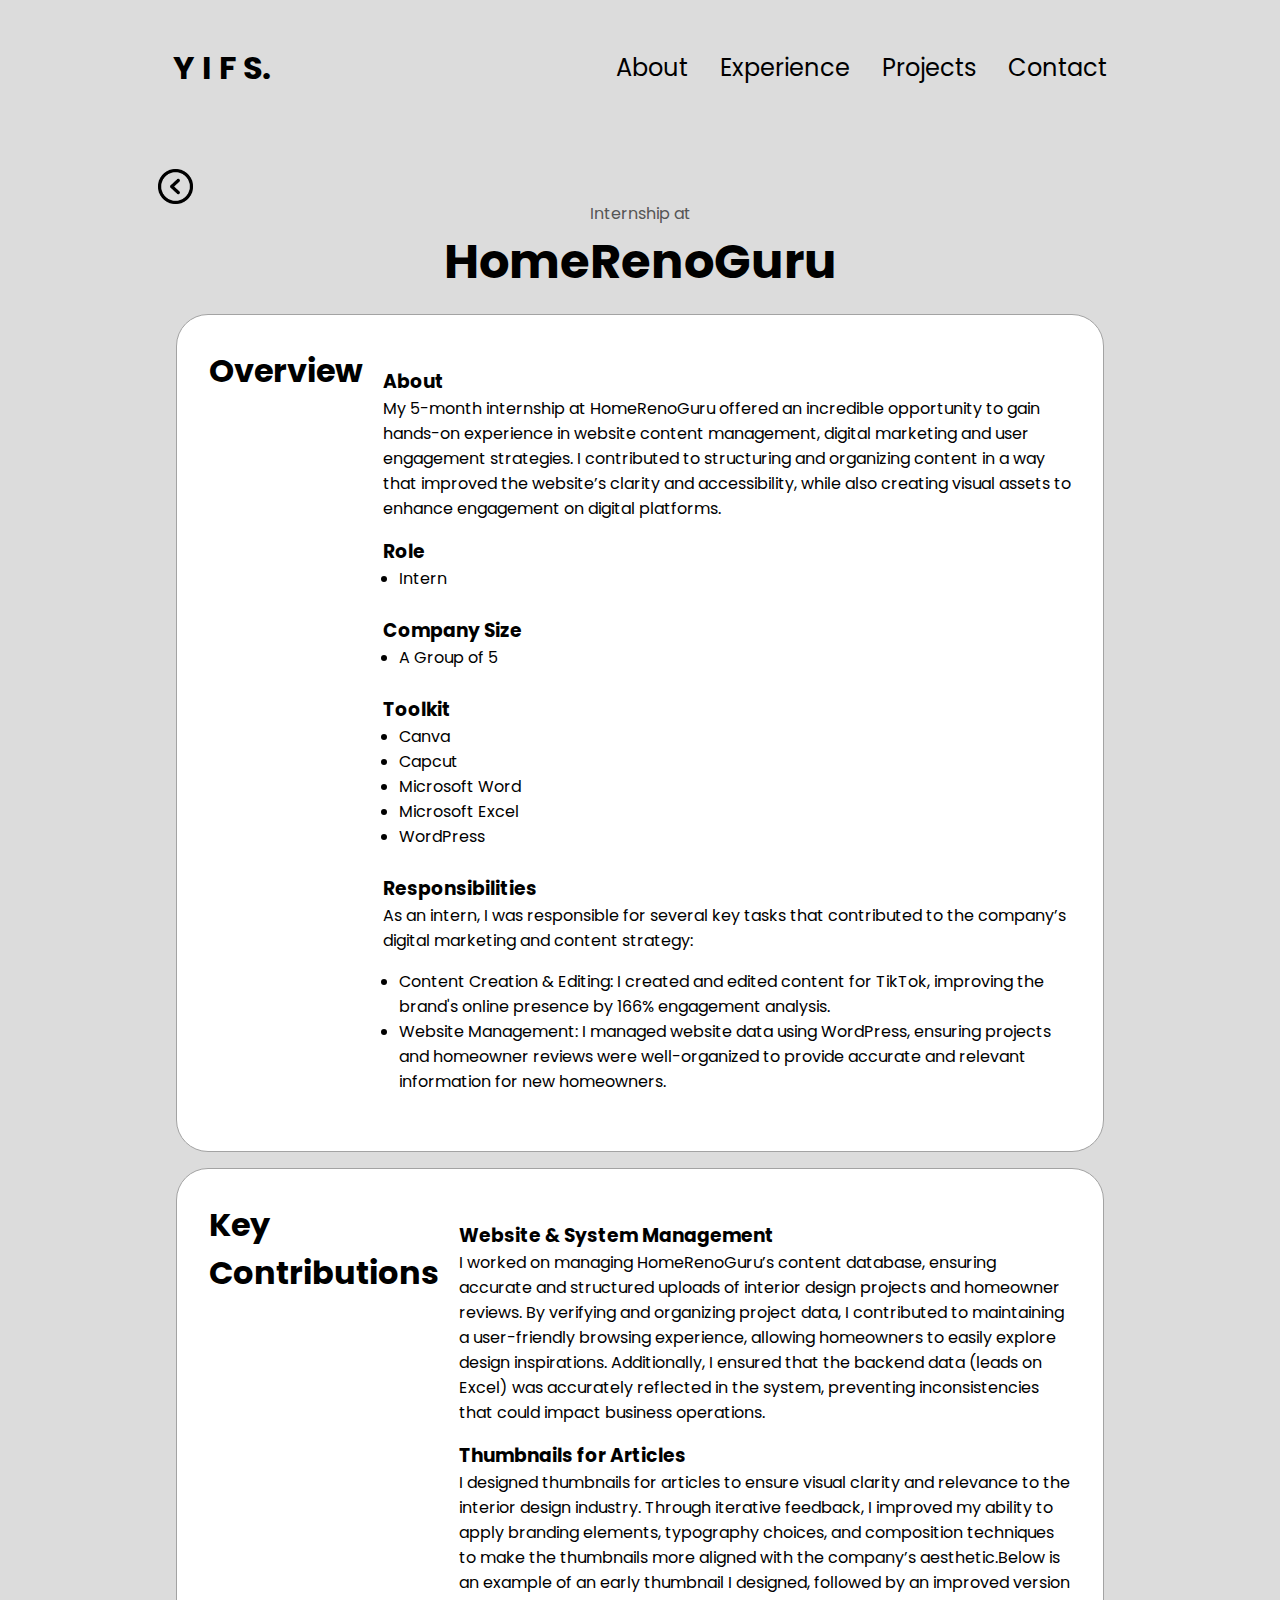
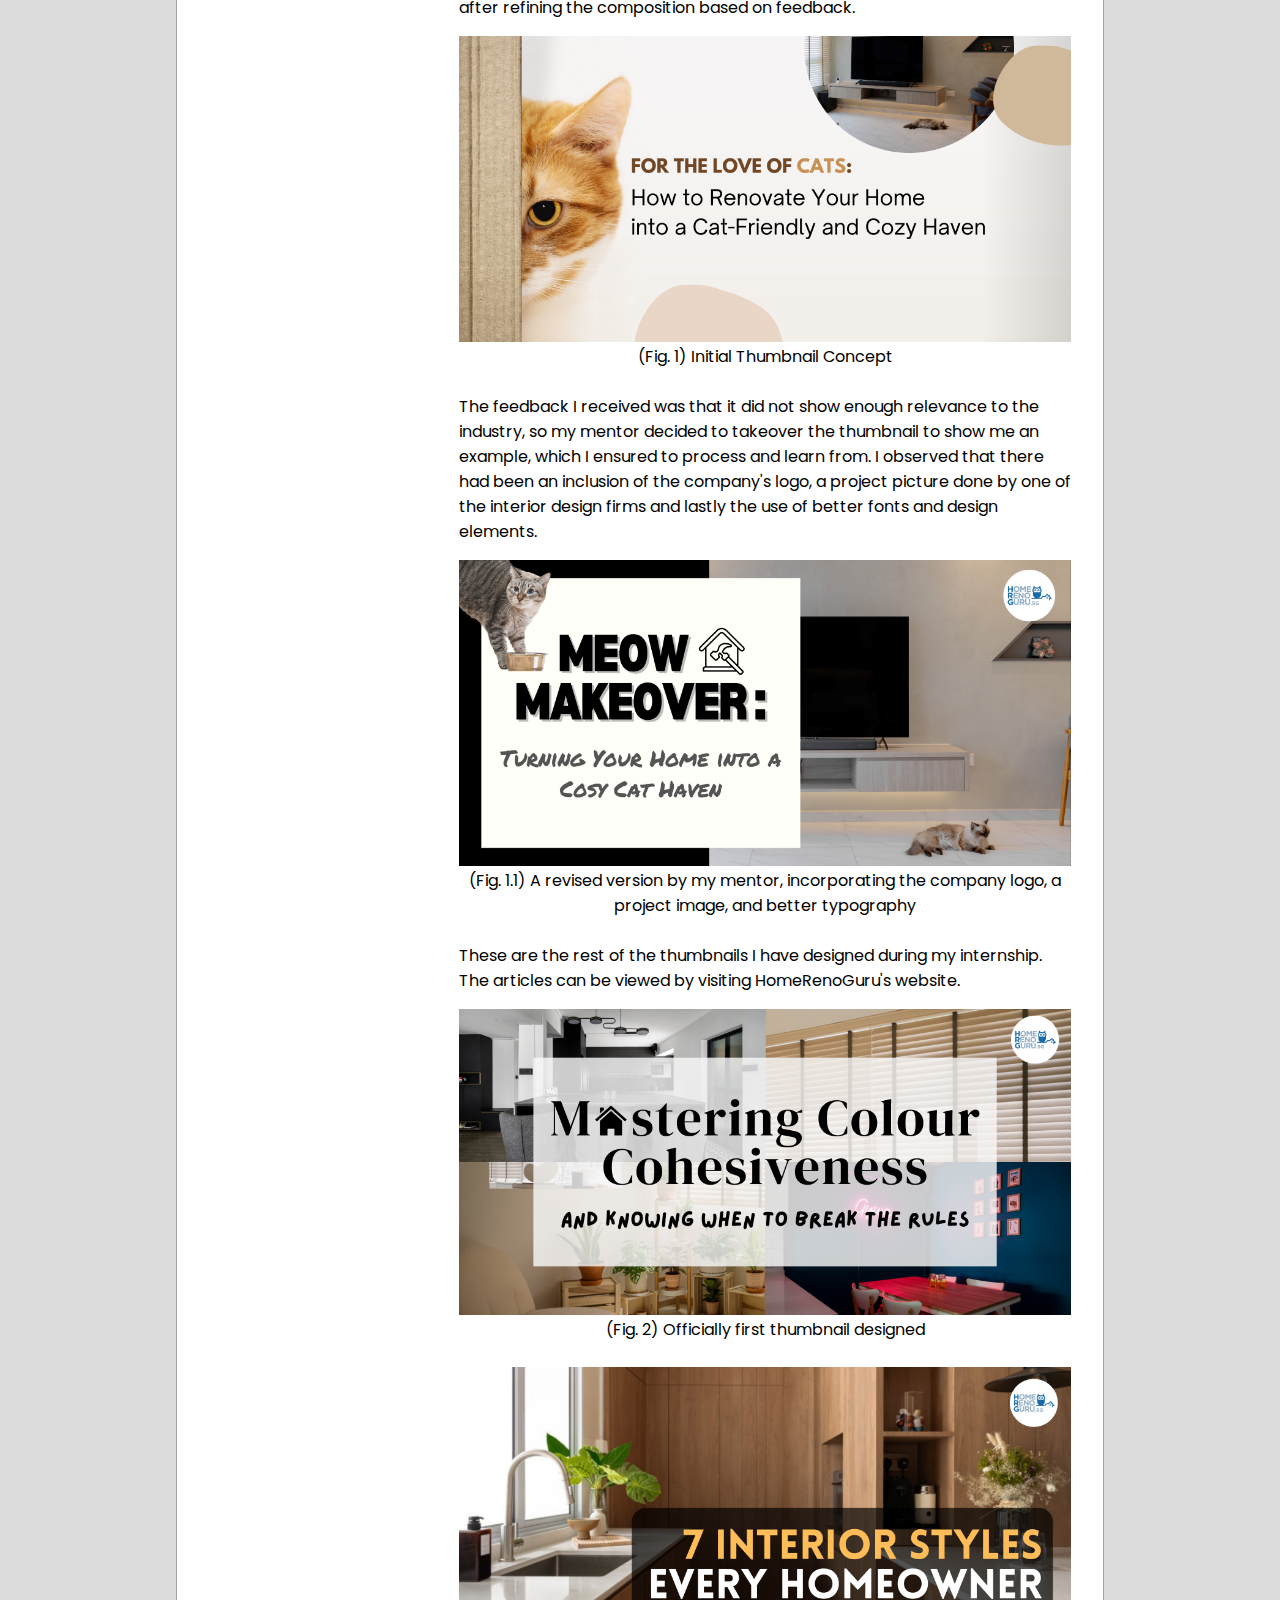
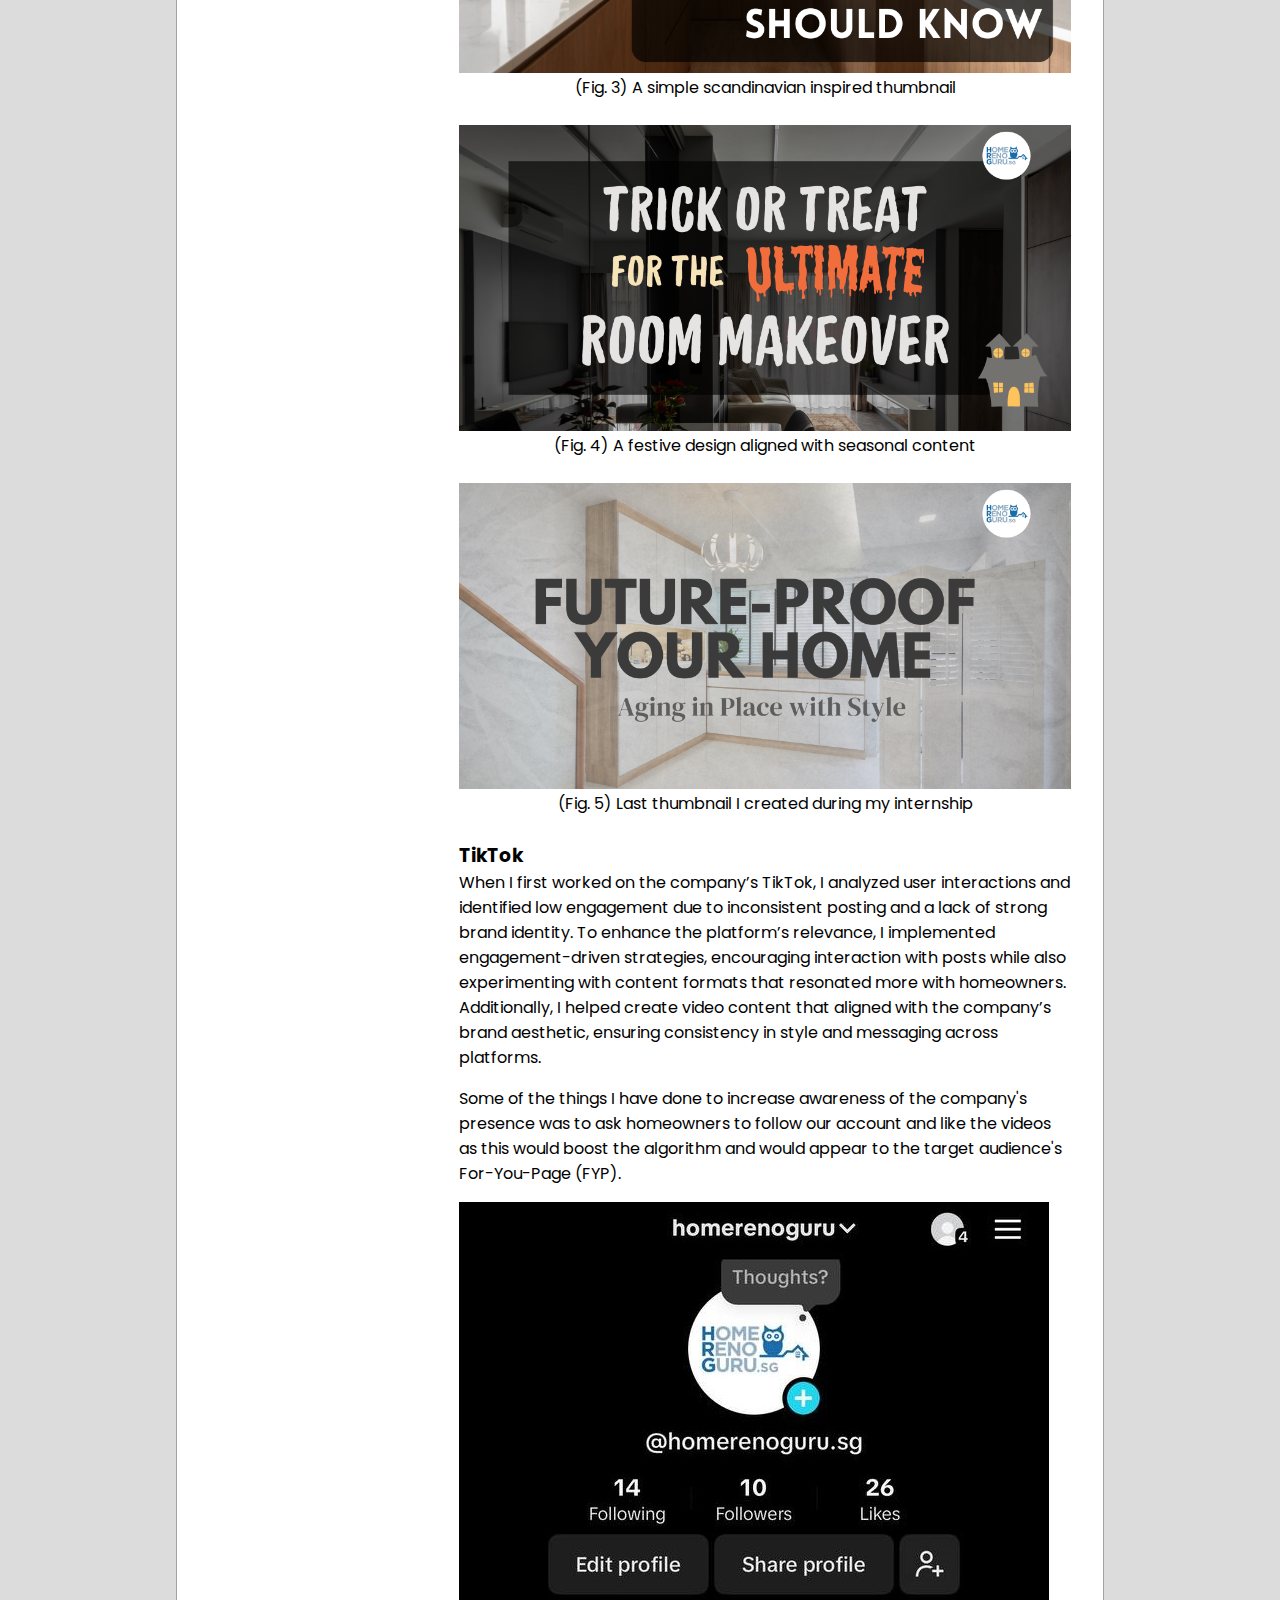
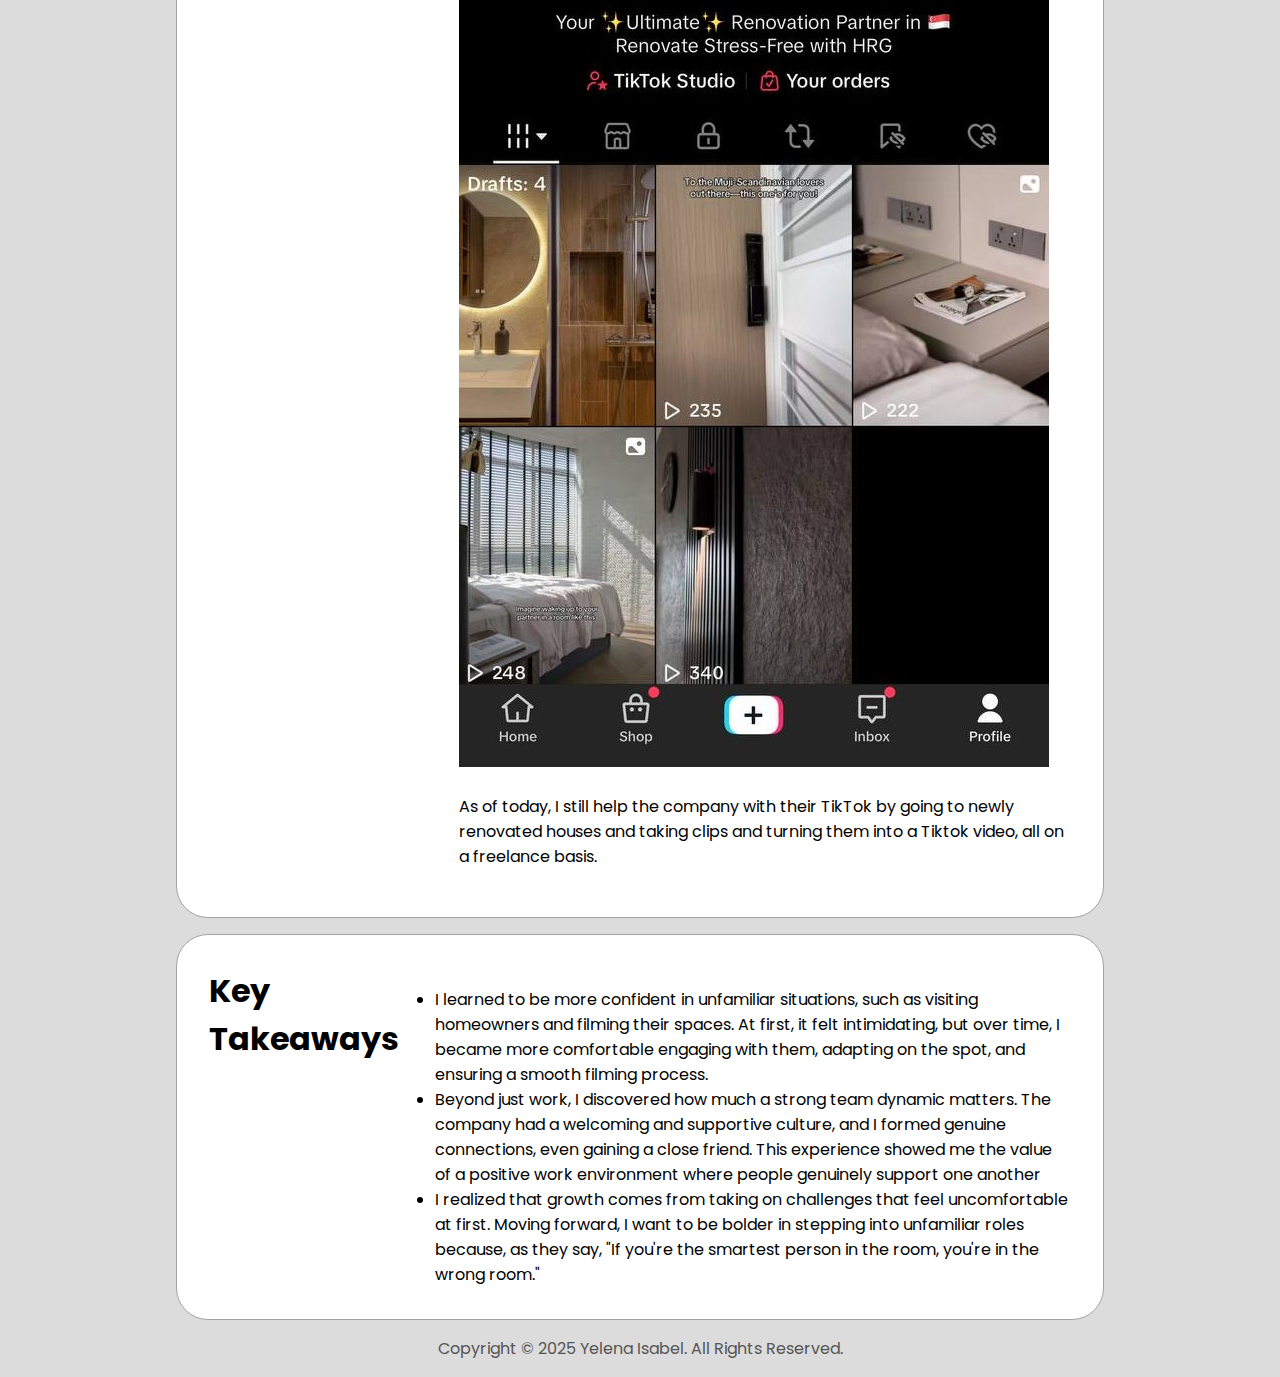
<file: internship.html>
<!DOCTYPE html>
<html lang="en">
    <head>
        <meta charset="UTF-8"/>
        <meta http-equiv="X-UA-Compatible" content="IE=edge"/>
        <meta name="viewport" content="width=device-width, initial-scale=1.0"/>
        <title>Yelena Isabel</title>
        <link rel="stylesheet" href="style.css"/>
        <link rel="stylesheet" href="mediaqueries.css"/>
    </head>
    <body>
        <nav id="desktop-nav">
            <div class="logo"><a href="index.html">Y I F S.</a></div>
            <div>
            <ul class="nav-links">
                <li><a href="#about" onclick="location.href='index.html#about'">About</a></li>
                <li><a href="#experience" onclick="location.href='index.html#experience'">Experience</a></li>
                <li><a href="#projects" onclick="location.href='index.html#projects'">Projects</a></li>
                <li><a href="#contact" onclick="location.href='index.html#contact'">Contact</a></li>
            </ul>
         </div>
        </nav>

        <nav id="hamburger-nav">
            <div class="logo">Y I F S.</div>
             <div class="hamburger-menu">
                <div class="hamburger-icon" onclick="toggleMenu()">
                 <span></span>
                 <span></span>
                 <span></span>
             </div>
             <div class="menu-links">
                <li><a href="#about"onclick="location.href='index.html#about'">About</a></li>
                <li><a href="#experience"onclick="location.href='index.html#experience'">Experience</a></li>
                <li><a href="#projects"onclick="location.href='index.html#projects'">Projects</a></li>
                <li><a href="#contact"onclick="location.href='index.html#contact'">Contact</a></li>
             </div>
            </div>
        </nav>
        
        <section id="internship"> <!--this is the main box of the internship page -->
         <div class="icon-back"><!--this is the 'back arrow' to go to previous page-->
            <img src="./assets/arrow-back.png" alt="Back to Projects" class="icon-arrow" onclick="location.href='./#projects'"/>
         </div>

         <p class="section__text__p1">Internship at</p>
         <h1 class="title">HomeRenoGuru</h1>
         <div class="internship-container">

            <div class="internship-details-container"> <!--this is the OVERVIEW container of the internship page -->
                <h1 class="internship-overview-container">Overview</h1>
                <div class="overview-container">
                    <div class="normal">
                        <h3>About</h3>
                        <p>My 5-month internship at HomeRenoGuru offered an incredible opportunity to gain hands-on experience in website content management, digital marketing and user engagement strategies. I contributed to structuring and organizing content in a way that improved the website’s clarity and accessibility, while also creating visual assets to enhance engagement on digital platforms.
                        </p> 
                        
                        <h3>Role</h3>
                        <ul>
                            <li>Intern</li>
                        </ul><br>
                        
                        <h3>Company Size</h3>
                        <ul>
                            <li>A Group of 5</li>
                        </ul><br>

                        <h3>Toolkit</h3>
                        <ul>
                            <li>Canva</li>
                            <li>Capcut</li> 
                            <li>Microsoft Word</li>
                            <li>Microsoft Excel</li>
                            <li>WordPress</li>
                        </ul><br>

                        <h3>Responsibilities</h3>
                        <p>As an intern, I was responsible for several key tasks that contributed to the company’s digital marketing and content strategy:</p>
                        <ul>
                            <li>Content Creation & Editing: I created and edited content for TikTok, improving the brand's online presence by 166% engagement analysis.</li>
                            <li>Website Management: I managed website data using WordPress, ensuring projects and homeowner reviews were well-organized to provide accurate and relevant information for new homeowners.</li>
                        </ul><br>
            
                    </div>
                </div>
            </div>
            <div class="internship-details-container"> <!--this is the Key Contributions container of the internship page -->
                <h1 class="internship-overview-container">Key Contributions</h1>
                <div class="overview-container">
                    <div class="normal">
                        <h3>Website & System Management</h3>
                        <p>I worked on managing HomeRenoGuru’s content database, ensuring accurate and structured uploads of interior design projects and homeowner reviews. By verifying and organizing project data, I contributed to maintaining a user-friendly browsing experience, allowing homeowners to easily explore design inspirations. Additionally, I ensured that the backend data (leads on Excel) was accurately reflected in the system, preventing inconsistencies that could impact business operations.</p>

                        <h3>Thumbnails for Articles</h3>
                        <p>I designed thumbnails for articles to ensure visual clarity and relevance to the interior design industry. Through iterative feedback, I improved my ability to apply branding elements, typography choices, and composition techniques to make the thumbnails more aligned with the company’s aesthetic.Below is an example of an early thumbnail I designed, followed by an improved version after refining the composition based on feedback.</p> 
                        <div class="my-projects-img">
                            <img src="./assets/thumbnail-one.png" alt="Thumbnail image">
                            <caption class="caption-project-text">(Fig. 1) Initial Thumbnail Concept</caption>
                        </div><br>
                        <p>The feedback I received was that it did not show enough relevance to the industry, so my mentor decided to takeover the thumbnail to show me an example, which I ensured to process and learn from. I observed that there had been an inclusion of the company's logo, a project picture done by one of the interior design firms and lastly the use of better fonts and design elements.</p>
                        <div class="my-projects-img">
                            <img src="./assets/thumbnail-one-improved.png" alt="Thumbnail image">
                            <caption class="caption-project-text">(Fig. 1.1) A revised version by my mentor, incorporating the company logo, a project image, and better typography</caption>
                        </div><br>
                        
                        <p>These are the rest of the thumbnails I have designed during my internship. The articles can be viewed by visiting <a href="https://www.homerenoguru.sg/articles/" style="text-decoration: none">HomeRenoGuru's website.</a> </p>
                        <div class="my-projects-img">
                            <img src="./assets/thumbnail-two.png" alt="Thumbnail image">
                            <caption class="caption-project-text">(Fig. 2) Officially first thumbnail designed
                            </caption>
                        </div><br>

                        <div class="my-projects-img">
                            <img src="./assets/thumbnail-three.png" alt="Thumbnail image">
                            <caption class="caption-project-text">(Fig. 3) A simple scandinavian inspired thumbnail </caption>
                        </div><br>
                        
                        <div class="my-projects-img">
                            <img src="./assets/thumbnail-four.png" alt="Thumbnail image">
                            <caption class="caption-project-text">(Fig. 4) A festive design aligned with seasonal content</caption>
                        </div><br>

                        <div class="my-projects-img">
                            <img src="./assets/thumbnail-last.png" alt="Thumbnail image">
                            <caption class="caption-project-text">(Fig. 5) Last thumbnail I created during my internship

                            </caption>
                        </div><br>
                        
                       

                        <h3>TikTok</h3>
                        <p>When I first worked on the company’s TikTok, I analyzed user interactions and identified low engagement due to inconsistent posting and a lack of strong brand identity.
                        To enhance the platform’s relevance, I implemented engagement-driven strategies, encouraging interaction with posts while also experimenting with content formats that resonated more with homeowners. Additionally, I helped create video content that aligned with the company’s brand aesthetic, ensuring consistency in style and messaging across platforms.</p>

                        <p>Some of the things I have done to increase awareness of the company's presence was to ask homeowners to follow our account and like the videos as this would boost the algorithm and would appear to the target audience's For-You-Page (FYP).</p>
                        <div class="my-projects-img">
                            <img src="./assets/hrg-tiktok.jpg" alt="Thumbnail image">
                            <caption class="caption-project-text">
                        </div><br>
                        <p>As of today, I still help the company with their TikTok by going to newly renovated houses and taking clips and turning them into a Tiktok video, all on a freelance basis.</p> 
                    </div>
                </div>
            </div>

            <div class="fyp-details-container"> <!--KEY TAKEAWAYS-->
                <h1 class="ux-design-container">Key Takeaways</h1>
                <div class="ux-research-container">
                    <ul>
                        <li> I learned to be more confident in unfamiliar situations, such as visiting homeowners and filming their spaces. At first, it felt intimidating, but over time, I became more comfortable engaging with them, adapting on the spot, and ensuring a smooth filming process.</li>

                        <li>Beyond just work, I discovered how much a strong team dynamic matters. The company had a welcoming and supportive culture, and I formed genuine connections, even gaining a close friend. This experience showed me the value of a positive work environment where people genuinely support one another</li>

                        <li>I realized that growth comes from taking on challenges that feel uncomfortable at first. Moving forward, I want to be bolder in stepping into unfamiliar roles because, as they say, "If you're the smartest person in the room, you're in the wrong room."</li>

                    </ul>
                </div>
            </div>

         </div>
        </section>
        <footer>
            <p> Copyright &#169; 2025 Yelena Isabel. All Rights Reserved.</p>
        </footer>
        <script src="script.js"></script>
    </body>
</html>
</file>
<file: style.css>
/*GENERAL*/

@import url('https://fonts.googleapis.com/css2?family=Poppins:ital,wght@0,100;0,200;0,300;0,400;0,500;0,600;0,700;0,800;0,900;1,100;1,200;1,300;1,400;1,500;1,600;1,700;1,800;1,900&display=swap');

* {
    margin: 0;
    padding: 0;
}

body {
    font-family: "Poppins","sans-serif";
    background-color: rgb(220, 220, 220);
}

html {
    scroll-behavior: smooth;
}

p{
    color:rgb(85,85,85);  
}

/*TRANSITION, whenever clicked, change between two styles and not instantenous*/

a, 
.btn {
    transition: all 300ms ease;
}

/*DESKTOP NAV*/


nav, 
.nav-links {
    display:flex;
}

nav {
    justify-content: space-around;
    align-items: center;
    height: 15vh;
}

.nav-links {
    gap: 2rem;
    list-style: none;
    font-size:1.5rem;
}

.logo {
    font-size:2rem;
    color: black;
    font-weight:bold;
}

.logo:hover{
    cursor: default;
    color: black;
    font-weight:bold;
}

.logo:hover a{
    cursor: default;
    text-decoration: none;
    color: rgb(0, 0, 0);
    font-weight:bold;
}

a {
    color: black;
    text-decoration: none;
    text-decoration-color:white;
}

a:hover {
    color:grey;
    text-decoration:underline;
    text-underline-offset: 1rem;
    text-decoration-color: rgb(181, 181, 181);
}



/*HAMBURGER MENU*/

#hamburger-nav {
    display: none;
}

.hamburger-menu {
    position: relative;
    display: inline-block;
}

.hamburger-icon {
    display: flex;
    position: relative;
    flex-direction: column;
    justify-content: space-between;
    height: 24px;
    width: 30px;
    cursor: pointer;
}

.hamburger-icon span {
    width: 100%;
    height: 2px;
    background-color: black;
    transition: all 0.3 ease-in-out;
}

.menu-links {
    position: absolute;
    top: 100%;
    right: 0;
    background-color:white;
    width: fit-content;
    max-height: 0;
    overflow: hidden;
    transition: all 0.3 ease-in-out;
}

.menu-links a {
    display: block;
    padding: 10px;
    text-align: center;
    font-size: 1.5rem;
    color: black;
    text-decoration: none;
    transition: all 0.3 ease-in-out;
}

.menu-links li {
    list-style: none;
}

.menu-links.open {
    max-height: 300px;
    z-index: 999; /* Add a high z-index to ensure it appears above other content */
    overflow: visible; /* Allow menu items to be fully visible */
    box-shadow: 0 4px 6px rgba(0, 0, 0, 0.1); /* Add subtle shadow for clarity */
    border-radius: 15px;
}

.hamburger-icon.open span:first-child {
    transform: rotate(45deg) translate(10px, 5px);
}

.hamburger-icon.open span:nth-child(2) {
    opacity: 0;
}

.hamburger-icon.open span:last-child {
    transform: rotate(-45deg) translate(10px,-5px);
}

.hamburger-icon span:first-child {
    transform: none;
}

.hamburger-icon span:first-child {
    opacity: 1;
}

.hamburger-icon span:first-child {
    transform: none;
}

/* SECTIONS */

section {
    padding-top: 4vh;
    height: 96vh;
    margin: 0 10rem;
    box-sizing: border-box;
    min-height: fit-content;
}

.section-container {
    display: flex;
}

/*PROFILE SECTION*/

#profile {
    display: flex;
    justify-content: center;
    gap: 5rem;
    height: 80vh
}


.section__pic-container {
    display: flex;
    height: 400px;
    width: 400px;
    margin: auto 0;

}

.section__text {
    align-self: center;
    text-align: center;
}

.section__text p {
    font-weight: 600;
}

.section__text__p1 {
    text-align: center;
}

.section__text__p2 {
    font-size: 1.2rem;
    margin-bottom: 1rem;
}

.title {
    font-size: 3rem;
    text-align: center;
}

#socials-container {
    display: flex;
    justify-content: center;
    margin-top: 1rem;
    gap: 1rem;
}

/*ICONS*/

.icon {
    cursor: pointer;
    height: 2rem;
}

/*BUTTON*/

.btn-container {
    display: flex;
    justify-content: center;
    gap: 1rem;
}

.btn {
    font-weight: 600;
    transition: all 300ms ease;
    padding: 1rem;
    width: 8rem;
    border-radius: 2rem;
}

.btn-color-1, 
.btn-color-2 {
    border: rgb(53, 53, 53) 0.1rem solid;
}

.btn-color-1:hover,
.btn-color-2:hover {
    cursor: pointer;
    
}

.btn-color-1,
.btn-color-2:hover {
    background: rgb(53, 53, 53);
    color: white;
}

.btn-color-1:hover {
    background: rgb(0, 0, 0);
}

.btn-color-2 {
    background: none;
}

.btn-color-2:hover {
    border: black 0.1rem solid;
    background: rgb(229, 151, 6);
}
  
.btn-container {
    gap: 1rem;
}

/*ABOUT*/

#about {
    position: relative;
}

.about-containers {
    gap: 2rem;
    margin-bottom: 2rem;
    margin-top: 2rem;
}

.about-details-container {
    justify-content: center;
    flex-direction: column;
}

.about-containers,
.about-details-container {
    display: flex;
}

.about-pic {
    border-radius: 2rem;
}

.arrow {
    position: absolute;
    right: -5rem;
    bottom: 2.5rem;
}

.details-container {
    padding: 1.5rem;
    flex: 1;
    background: white;
    border-radius: 2rem;
    border: rgb(53, 53, 53) 0.1rem solid;
    border-color: rgb(163, 163, 163);
    text-align: center;
}

.section-container {
    gap: 4rem;
    height: 80%;
}

.section__pic-container {
    height: 400px;
    width: 400px;
    margin: auto 0;
}

/*EXPERIENCE*/
#experience {
    position: relative;
}

.experience-sub-title {
    color: rgb(85, 85, 85);
    font-weight: 600;
    font-size: 1.75rem;
    margin-bottom: 2rem;
}

.experience-details-container {
    display: flex;
    justify-content: center;
    flex-direction: column;
}

.article-container {
    display: flex;
    text-align: initial;
    flex-wrap: wrap;
    flex-direction: row;
    gap: 2.5rem;
    justify-content: space-around;
}

.article {
    display: flex;
    width: 10rem;
    justify-content: space-around;
    gap: 0.5.rem;
}

.article.icon {
    cursor: default;
}

/*PROJECTS*/
#projects {
    position: relative;
}

.color-container {
    border-color: rgb(163, 163, 163);
    background: rgb(250, 250, 250)
}

.project-img {
    border-radius: 2rem;
    width: 90%;
    height: 90%;
}

.project-title {
    margin: 1rem;
    color: black;
}

.project-btn {
    color: black;
    border-color: rgb(163, 163, 163);
}
.project-text-container {
    padding-bottom: 1.5rem;
}

/*CONTACT*/

#contact {
    position: relative;
    display: flex;
    justify-content: center;
    flex-direction: column;
    height: 70vh;
}

.contact-info-upper-container {
    display: flex;
    justify-content: center;
    border-radius:2rem;
    border:rgb(53, 53, 53) 0.1rem solid;
    border-color: rgb(163, 163, 163);
    background: rgb(250, 250, 250);
    margin: 2rem auto;
    padding: 0.5rem;
}

.contact-info-container {
    display: flex;
    align-items: center;
    justify-content: center;
    gap: 0.5rem;
    margin: 1rem;
}

.contact-info-container {
    font-size: larger;
}

.contact-icon {
    cursor: default;
}

.email-icon {
    height: 2.5rem;
}

footer {
    margin: 1rem;
}

footer p{
    text-align: center;
}

/*FYP*/
#fyp {
    position: relative;
}
#fyp ul, ol {
    padding-left: 1rem  
}
.fyp-details-container{
    height: fit-content;
    width: fit-content;
    text-align: left;
    padding: 2rem;
    flex: 1;
    background: white;
    border-radius: 2rem;
    border: rgb(53, 53, 53) 0.1rem solid;
    border-color: rgb(163, 163, 163);
    margin: 1rem;
    
}
.fyp-details-container p {
    border: rgb(53, 53, 53) 0.1rem solid;
    border-color: rgb(163, 163, 163);
    background: white;
    border-radius: 1.5rem;
    flex: 1;
    padding: 1rem;
    margin-bottom: 1rem;
}
.ux-research-container, .overview-container {
    margin-top: 0px;
    padding-top: 20px;
}


.caption-project-text{
    display: block;
    text-align: center;
}


.fyp-details-container {
    display: flex;
    justify-content: space-between; /* Adjust spacing between items */
    gap: 20px; /* Adds consistent spacing between items */  
}

strong:hover {
    color: rgb(221, 132, 6);
    cursor: pointer;
  }

.fyp-details-container h2{
    display: flex;
}

.research-findings {
    display: grid;
    grid-template-columns: repeat(2 , 0.4fr); /* Two columns */
    gap: 1rem; /* Space between items */
    justify-content: center; /* Center the grid horizontally */
    align-items: center; /* Align items vertically */
    margin-top: 0.5rem; /* Add spacing from the heading */

}

.research-article-container {
    display: flex;
    flex-direction: column; /* Stack image and text vertically */
    align-items: center; /* Center content in each item */
    text-align: center; /* Center text */
    padding: 1rem;
    border: 1px solid #000000; /*  border for visibility */
    border-radius: 1rem; /*  rounded corners */
    background-color: #7070706a; /*  background color*/
}

.findings-icon {
    cursor: pointer;
    height: 2rem;
    justify-self:center;
    align-items: center;
}

.my-projects-img img {
    max-width: 100%; /* Ensures the image does not exceed the width of the parent */
    height: auto;    /* Maintains the image's aspect ratio */
    display: block;  /* Removes default inline spacing issues */
    padding-bottom: 2px;
}

.my-projects-img {
    width: 100%;      /* The div takes the full width of its parent container */
    text-align: center; /* Optional: Center the image if needed */
}

.normal p {
    background:none;
    border: none;
    text-align: left;
    padding: 0;
    color: #000000;
}

.icon-back {
    display: flex; /* Use flex for potential alignment purposes */
    align-items: center; /* Vertically center the content */
    justify-content: center; /* Horizontally center the content */
    width: 30px; /* Ensure the div only wraps the content (the arrow icon) */
    height: 30px; /* Let height adjust to content */
    cursor: pointer; /* Optional: Make the container clickable */
}

.icon-arrow {
    width: 35px; /* Define the image size */
    height: 35px;
    cursor: pointer; /* Apply the pointer style to the icon */
}


/*Internship*/
#internship {
    position: relative;
}
#internship ul, ol {
    padding-left: 1rem  
}
.internship-details-container{
    height: fit-content;
    width: fit-content;
    text-align: left;
    padding: 2rem;
    flex: 1;
    background: white;
    border-radius: 2rem;
    border: rgb(53, 53, 53) 0.1rem solid;
    border-color: rgb(163, 163, 163);
    margin: 1rem;
    
}
.internship-details-container p {
    border: rgb(53, 53, 53) 0.1rem solid;
    border-color: rgb(163, 163, 163);
    background: white;
    border-radius: 1.5rem;
    flex: 1;
    padding: 1rem;
    margin-bottom: 1rem;
}
.ux-research-container, .overview-container {
    margin-top: 0px;
    padding-top: 20px;
}


.caption-project-text{
    display: block;
    text-align: center;
}


.internship-details-container {
    display: flex;
    justify-content: space-between; /* Adjust spacing between items */
    gap: 20px; /* Adds consistent spacing between items */  
}

strong:hover {
    color: rgb(221, 132, 6);
    cursor: pointer;
  }

.internship-details-container h2{
    display: flex;
}

.research-findings {
    display: grid;
    grid-template-columns: repeat(2 , 0.4fr); /* Two columns */
    gap: 1rem; /* Space between items */
    justify-content: center; /* Center the grid horizontally */
    align-items: center; /* Align items vertically */
    margin-top: 0.5rem; /* Add spacing from the heading */

}

.research-article-container {
    display: flex;
    flex-direction: column; /* Stack image and text vertically */
    align-items: center; /* Center content in each item */
    text-align: center; /* Center text */
    padding: 1rem;
    border: 1px solid #000000; /*  border for visibility */
    border-radius: 1rem; /*  rounded corners */
    background-color: #7070706a; /*  background color*/
}

.findings-icon {
    cursor: pointer;
    height: 2rem;
    justify-self:center;
    align-items: center;
}

.my-projects-img img {
    max-width: 100%; /* Ensures the image does not exceed the width of the parent */
    height: auto;    /* Maintains the image's aspect ratio */
    display: block;  /* Removes default inline spacing issues */
    padding-bottom: 2px;
}

.my-projects-img {
    width: 100%;      /* The div takes the full width of its parent container */
    text-align: center; /* Optional: Center the image if needed */
}

.normal p {
    background:none;
    border: none;
    text-align: left;
    padding: 0;
    color: #000000;
}

.icon-back {
    display: flex; /* Use flex for potential alignment purposes */
    align-items: center; /* Vertically center the content */
    justify-content: center; /* Horizontally center the content */
    width: 30px; /* Ensure the div only wraps the content (the arrow icon) */
    height: 30px; /* Let height adjust to content */
    cursor: pointer; /* Optional: Make the container clickable */
}

.icon-arrow {
    width: 35px; /* Define the image size */
    height: 35px;
    cursor: pointer; /* Apply the pointer style to the icon */
}
</file>
<file: mediaqueries.css>
@media screen and (max-width: 1400px) {
    #profile {
        height: 83vh;
    }
    .about-container {
        flex-wrap: wrap;
    }
    #project{
        height: 83vh;
        flex-wrap: wrap;
    }
}

@media screen and (max-width: 1200px) {
    #desktop-nav {
        display: none;
    }
    #hamburger-nav {
        display: flex;
    }
    #experience, .experience-details-container {
        margin-top: 2rem;
    }
    #profile, .section-container {
        display: block;
    }

    #projects, .about-containers {
        display: block;
    }
  
    .arrow {
        display: none;
    }
    section, .section-container {
        height: fit-content;
    }
    section {
        margin: 0 5%;
    }
    .section__pic-container {
        width: 275px;
        height: 275px;
        margin: 0 auto 2rem;
    }
    .about-containers {
        margin-top: 0;
    }
}
    
@media screen and (max-width: 1200px) {
    #container, footer {
        height: 40vh;
    }
    #profile {
        height: 83vh;
        margin-bottom: 0;
    }
    article {
        font-size: 1rem;
    }
    footer nav {
        height: fit-content;
        margin-bottom: 2rem;
    }

    .about-container, 
    .contact-info-upper-container, 
    .btn-container {
        flex-wrap: wrap;
    }
    .contact-info-container {
        margin: 0;
    }

    .contact-info-container p {
        padding-right: 1rem;

    }

    .contact-info-container p,
    .nav-links li a{
        font-size: 1rem;
    }
    .experience-sub-title {
        font-size: 1.25rem;
    }
    .logo {
        font-size: 1.5rem;
    }
    .nav-links {
        flex-direction: column;
        gap: 0.5rem;
        text-align: center;
    }
    .section__pic-container{
        width: auto;
        height: 46vw;
        justify-content: center;
    }
    .section__text__p2 {
        font-size: 1.25rem;
    }
    .title {
        font-size: 2rem;
    }
    .text-container {
        text-align: justify;
    }
}

/*FYP IG*/
@media (max-width: 768px) { /* Adjust the width as needed */
    .fyp-details-container {
        flex-direction: column; /* Stacks the items vertically */
        align-items: center;
    }
    .internship-details-container {
        flex-direction: column; /* Stacks the items vertically */
        align-items: center;
    }
    .research-findings {
        grid-template-columns: 1fr; /* Single column on small screens */
    }
}

@media (max-width: 380px) { /* Adjust the width as needed */
    .fyp-details-container {
        flex-direction: column; /* Stacks the items vertically */
        align-items: center;
    }
    .internship-details-container {
        flex-direction: column; /* Stacks the items vertically */
        align-items: center;
    }
    .research-findings {
        grid-template-columns: 1fr; /* Single column on small screens */
    }
}
</file>
